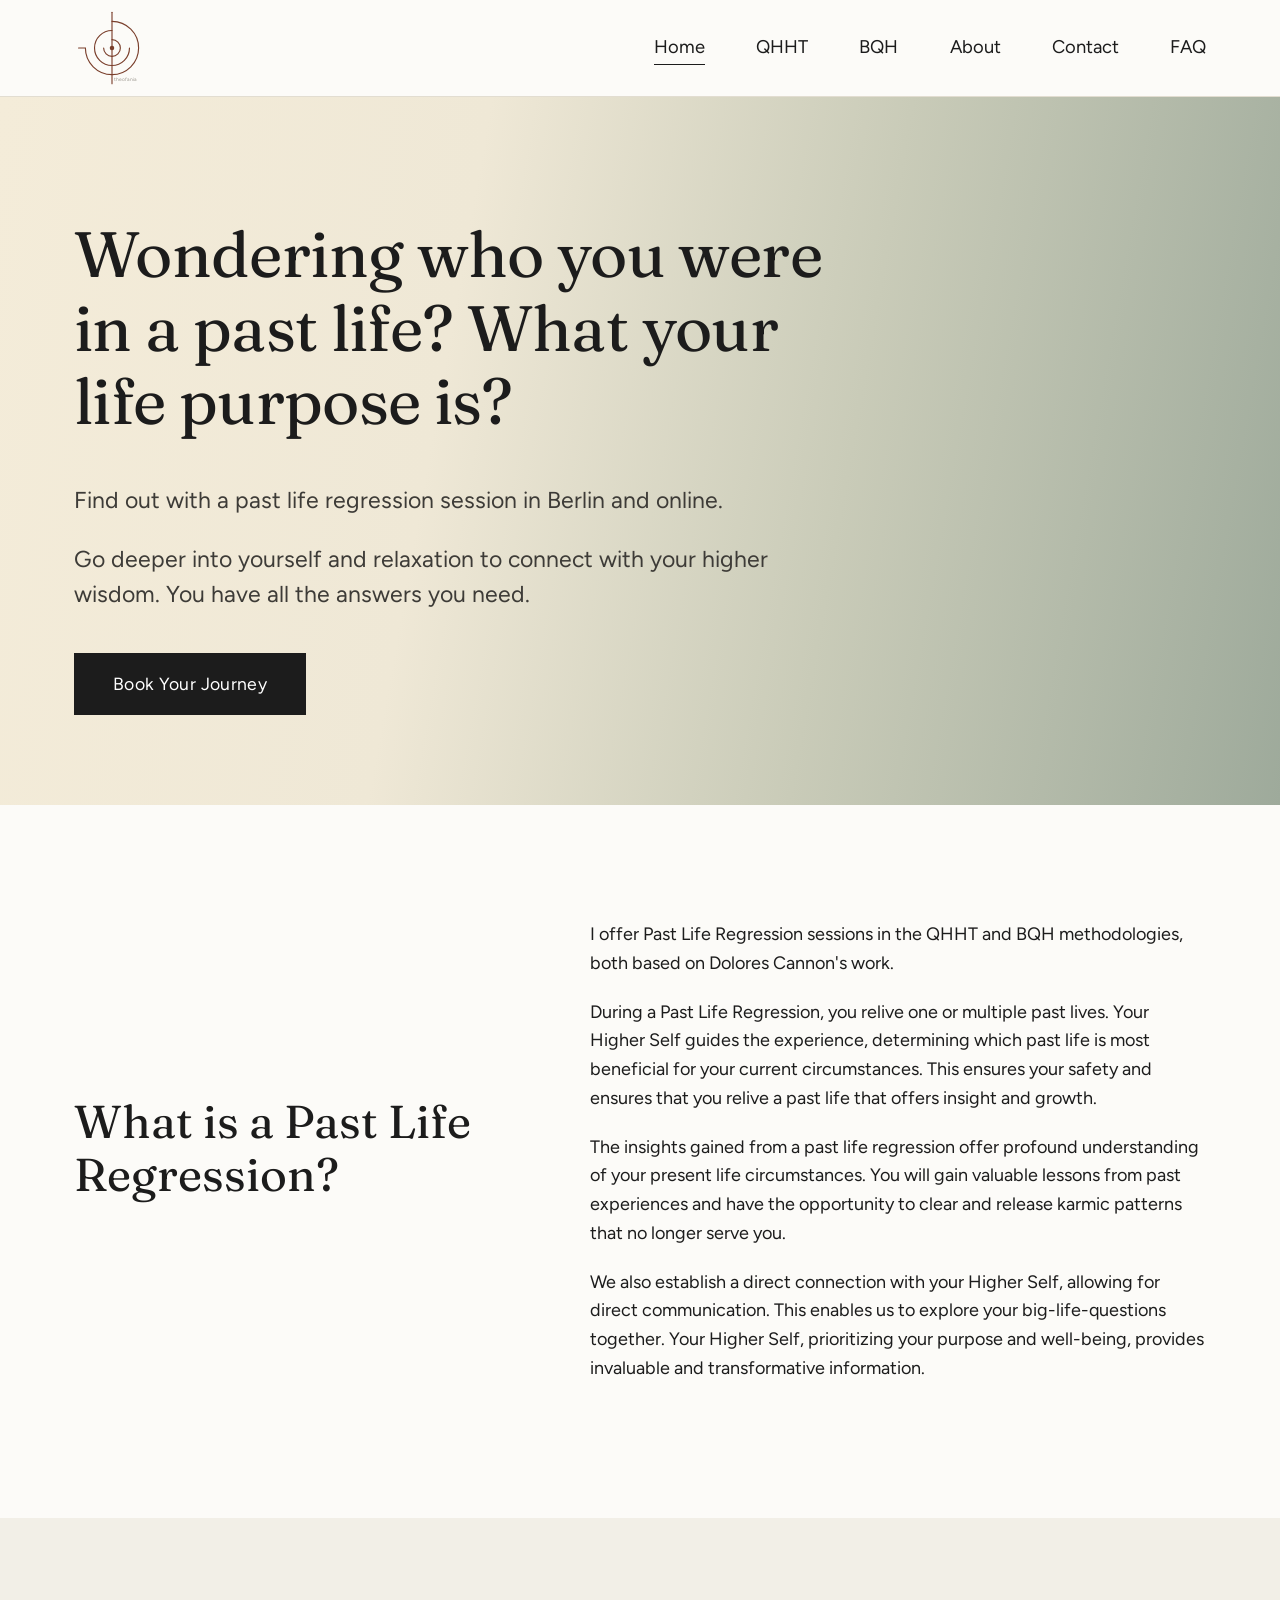
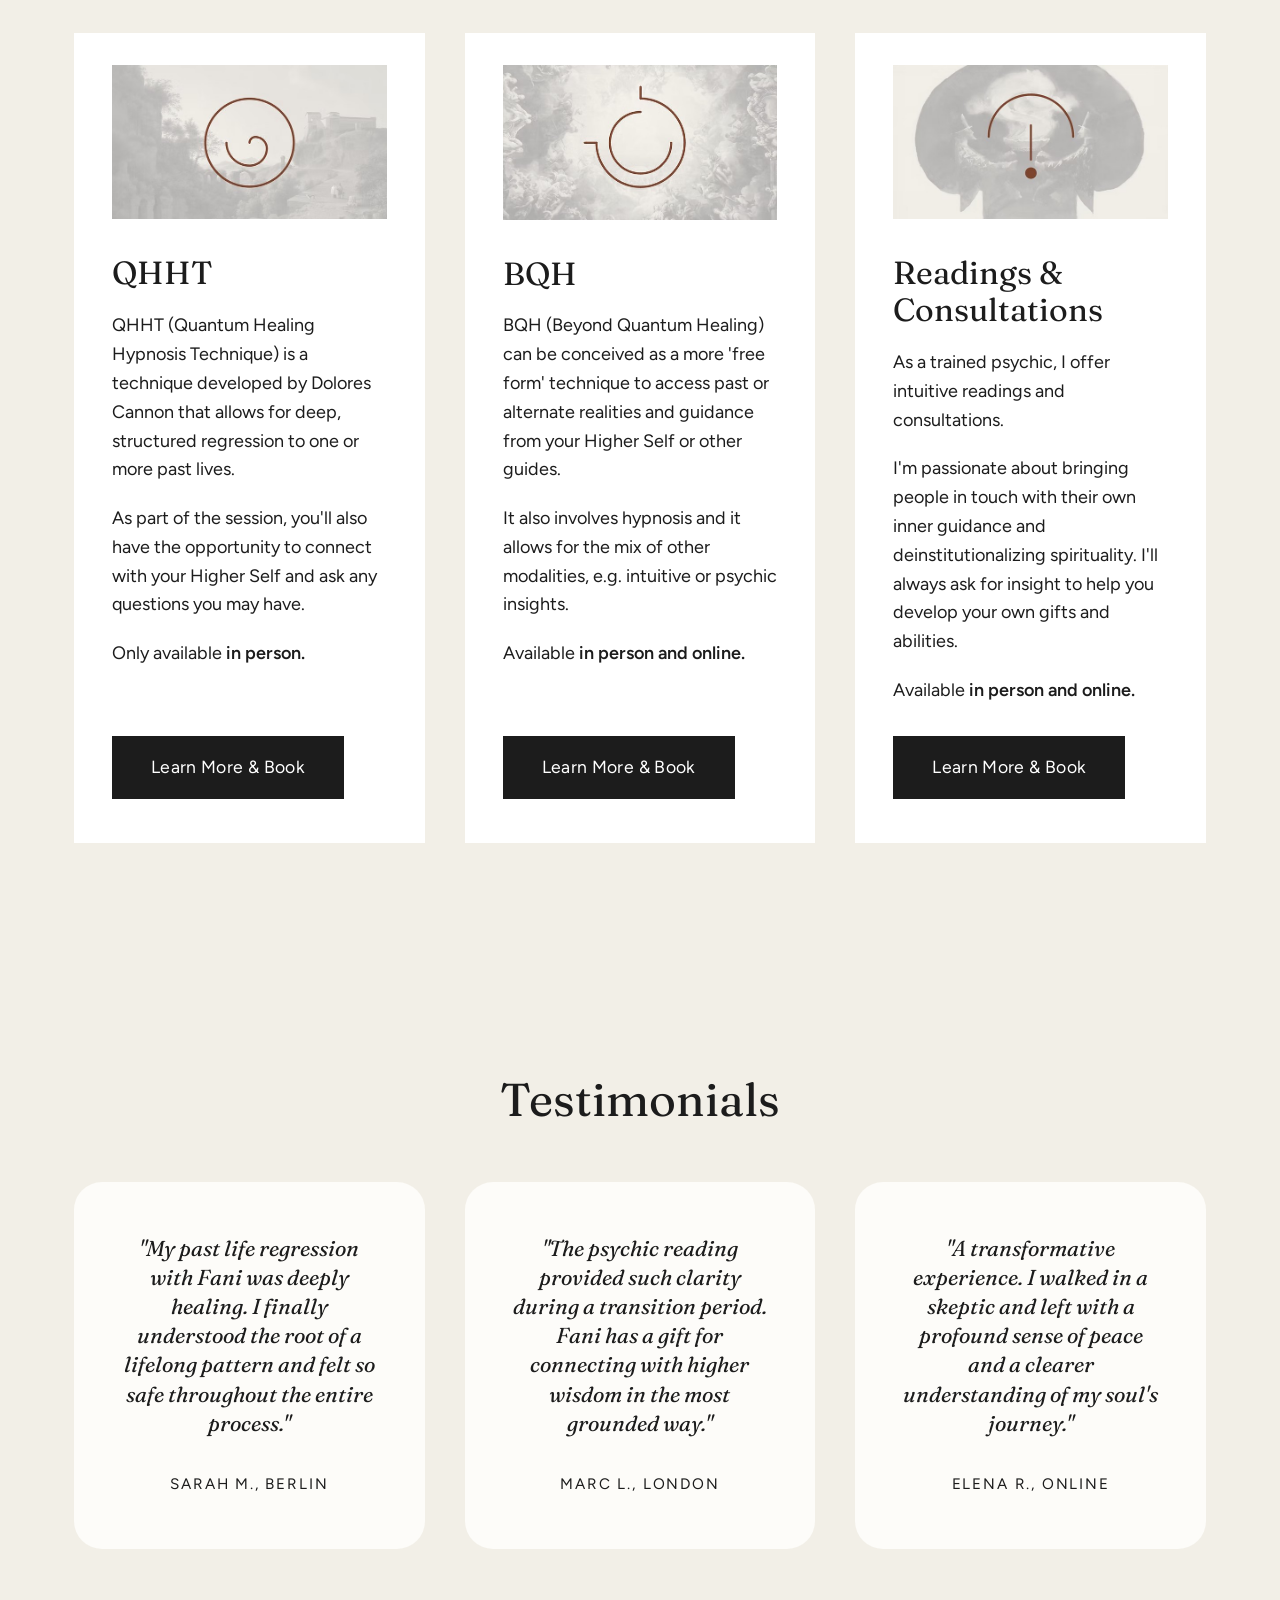
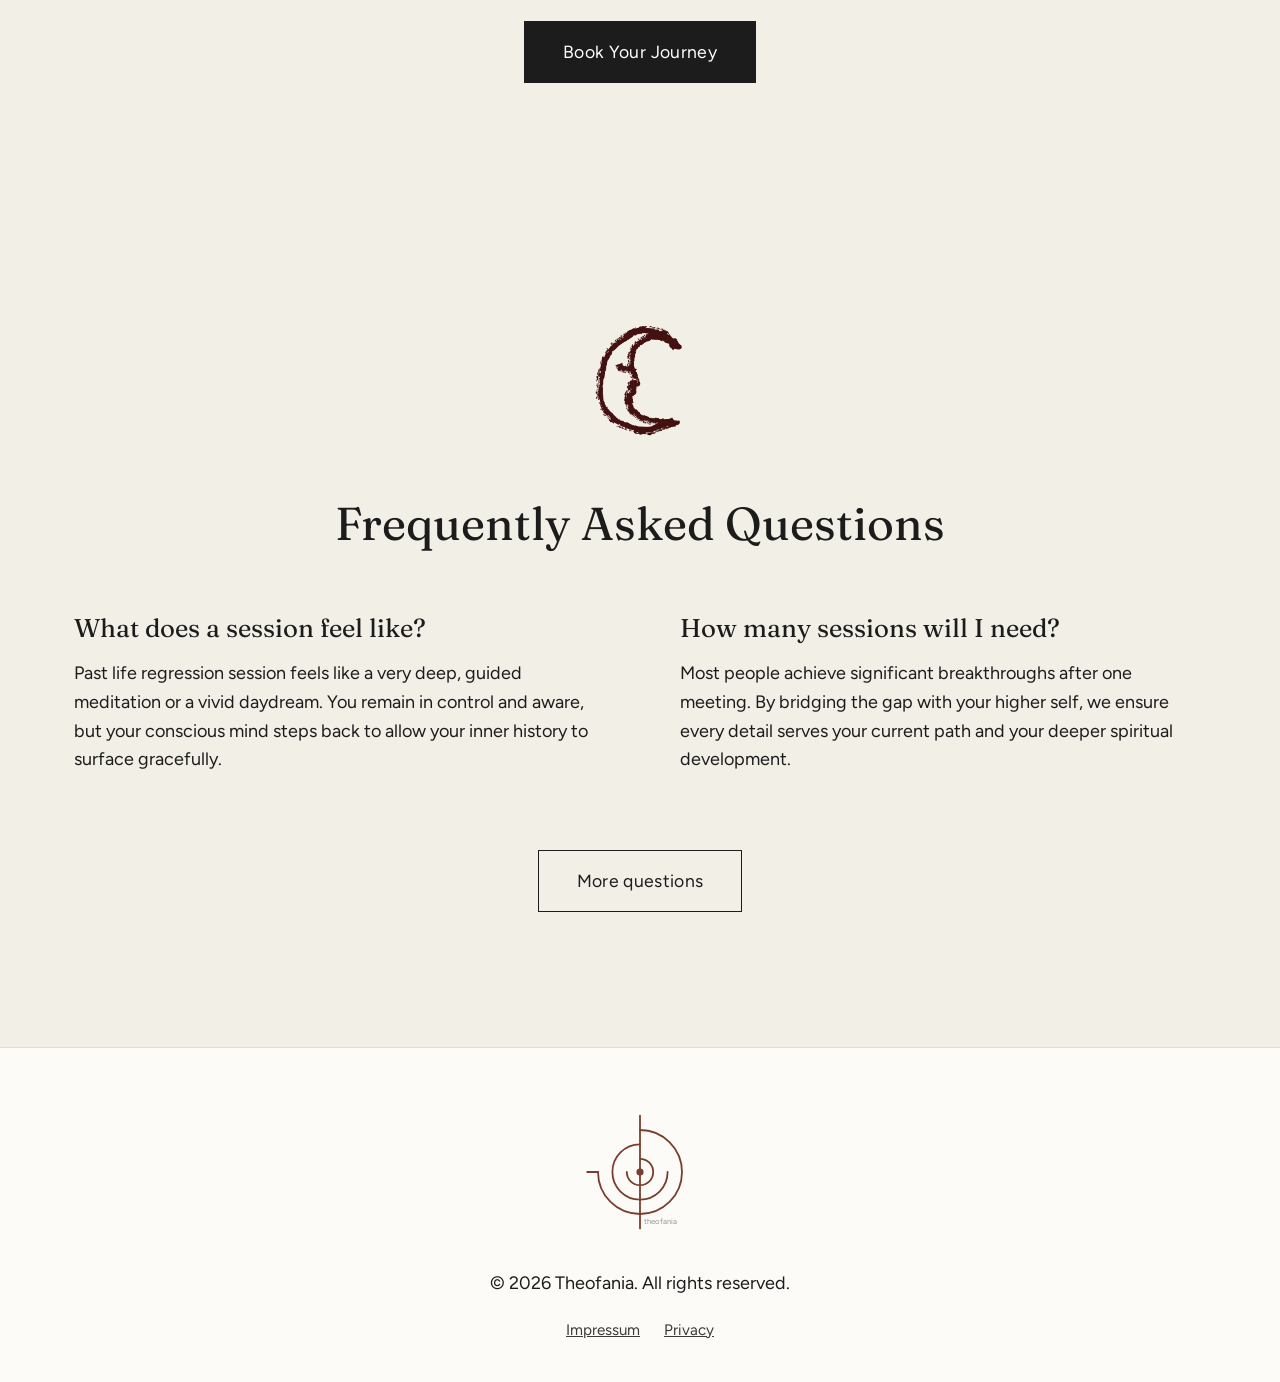
<file: index.html>
<!doctype html>
<html lang="en">
<head>
  <meta charset="utf-8">
  <meta name="viewport" content="width=device-width, initial-scale=1">
  <title>Theofania · Past Life Regression in Berlin and Online</title>
  <meta name="description" content="QHHT and BQH past life regression sessions and psychic readings in Berlin and online.">
  <link rel="icon" href="assets/img/favicon.svg" type="image/svg+xml">
  <link rel="stylesheet" href="assets/css/style.css">
</head>
<body>
  <a class="skip" href="#main">Skip to content</a>
  <header class="site-header">
    <div class="wrap">
      <a class="brand" href="index.html" aria-label="Theofania home">
        <svg viewBox="0 0 200 200" role="img" aria-label="Theofania" fill="none" stroke="#7a3f2c" stroke-width="3" stroke-linecap="round">
  <line x1="100" y1="6" x2="100" y2="194"/>
  <path d="M100 30 A70 70 0 1 1 30 100 L12 100"/>
  <path d="M100 54 A46 46 0 1 0 146 100"/>
  <path d="M100 78 A22 22 0 1 1 78 100"/>
  <circle cx="100" cy="100" r="6" fill="#7a3f2c" stroke="none"/>
  <text x="106" y="186" fill="#9a958c" stroke="none" font-family="Figtree, sans-serif" font-size="13">theofania</text>
</svg>
      </a>
      <button class="nav-toggle" aria-expanded="false" aria-controls="site-nav" aria-label="Menu"><span></span><span></span><span></span></button>
      <nav class="nav" id="site-nav" aria-label="Main">
        <ul>
        <li><a href="index.html" aria-current="page">Home</a></li>
        <li><a href="qhht.html">QHHT</a></li>
        <li><a href="bqh.html">BQH</a></li>
        <li><a href="about.html">About</a></li>
        <li><a href="contact.html">Contact</a></li>
        <li><a href="faq.html">FAQ</a></li>
        </ul>
      </nav>
    </div>
  </header>

  <main id="main">
    <section class="hero">
      <div class="wrap">
        <div class="hero-text">
          <h1>Wondering who you were in a past life? What your life purpose is?</h1>
          <p>Find out with a past life regression session in Berlin and online.</p>
          <p>Go deeper into yourself and relaxation to connect with your higher wisdom. You have all the answers you need.</p>
          <a class="btn" href="https://calendly.com/your-calendly-name" target="_blank" rel="noopener">Book Your Journey</a>
        </div>
      </div>
    </section>

    <section class="section">
      <div class="wrap split">
        <h2>What is a Past Life Regression?</h2>
        <div>
        <p>I offer Past Life Regression sessions in the QHHT and BQH methodologies, both based on Dolores Cannon's work.</p>
        <p>During a Past Life Regression, you relive one or multiple past lives. Your Higher Self guides the experience, determining which past life is most beneficial for your current circumstances. This ensures your safety and ensures that you relive a past life that offers insight and growth.</p>
        <p>The insights gained from a past life regression offer profound understanding of your present life circumstances. You will gain valuable lessons from past experiences and have the opportunity to clear and release karmic patterns that no longer serve you.</p>
        <p>We also establish a direct connection with your Higher Self, allowing for direct communication. This enables us to explore your big-life-questions together. Your Higher Self, prioritizing your purpose and well-being, provides invaluable and transformative information.</p>
        </div>
      </div>
    </section>

    <section class="section section-linen" aria-label="Services">
      <div class="wrap">
        <div class="cards">
          <article class="card">
            <img src="assets/img/qhht.jpg" alt="" loading="lazy" width="620" height="349">
            <h3>QHHT</h3>
            <div class="body">
            <p>QHHT (Quantum Healing Hypnosis Technique) is a technique developed by Dolores Cannon that allows for deep, structured regression to one or more past lives.</p>
            <p>As part of the session, you'll also have the opportunity to connect with your Higher Self and ask any questions you may have.</p>
            <p>Only available <strong>in person.</strong></p>
            </div>
            <a class="btn" href="qhht.html">Learn More &amp; Book</a>
          </article>
          <article class="card">
            <img src="assets/img/bqh.jpg" alt="" loading="lazy" width="620" height="349">
            <h3>BQH</h3>
            <div class="body">
            <p>BQH (Beyond Quantum Healing) can be conceived as a more 'free form' technique to access past or alternate realities and guidance from your Higher Self or other guides.</p>
            <p>It also involves hypnosis and it allows for the mix of other modalities, e.g. intuitive or psychic insights.</p>
            <p>Available <strong>in person and online.</strong></p>
            </div>
            <a class="btn" href="bqh.html">Learn More &amp; Book</a>
          </article>
          <article class="card">
            <img src="assets/img/readings.jpg" alt="" loading="lazy" width="620" height="349">
            <h3>Readings &amp; Consultations</h3>
            <div class="body">
            <p>As a trained psychic, I offer intuitive readings and consultations.</p>
            <p>I'm passionate about bringing people in touch with their own inner guidance and deinstitutionalizing spirituality. I'll always ask for insight to help you develop your own gifts and abilities.</p>
            <p>Available <strong>in person and online.</strong></p>
            </div>
            <a class="btn" href="readings.html">Learn More &amp; Book</a>
          </article>
        </div>
      </div>
    </section>

    <section class="section section-linen center">
      <div class="wrap">
        <h2>Testimonials</h2>
        <div class="quotes">
          <!-- Replace these with real client quotes (with their permission) before launch. -->
          <figure class="quote">
            <blockquote>"My past life regression with Fani was deeply healing. I finally understood the root of a lifelong pattern and felt so safe throughout the entire process."</blockquote>
            <figcaption>Sarah M., Berlin</figcaption>
          </figure>
          <figure class="quote">
            <blockquote>"The psychic reading provided such clarity during a transition period. Fani has a gift for connecting with higher wisdom in the most grounded way."</blockquote>
            <figcaption>Marc L., London</figcaption>
          </figure>
          <figure class="quote">
            <blockquote>"A transformative experience. I walked in a skeptic and left with a profound sense of peace and a clearer understanding of my soul's journey."</blockquote>
            <figcaption>Elena R., Online</figcaption>
          </figure>
        </div>
        <a class="btn" href="https://calendly.com/your-calendly-name" target="_blank" rel="noopener">Book Your Journey</a>
      </div>
    </section>

    <section class="section section-linen center">
      <div class="wrap">
        <img class="moon" src="assets/img/moon.png" alt="" width="186" height="230">
        <h2>Frequently Asked Questions</h2>
        <div class="faq-grid">
        <div>
          <h3>What does a session feel like?</h3>
          <p>Past life regression session feels like a very deep, guided meditation or a vivid daydream. You remain in control and aware, but your conscious mind steps back to allow your inner history to surface gracefully.</p>
        </div>
        <div>
          <h3>How many sessions will I need?</h3>
          <p>Most people achieve significant breakthroughs after one meeting. By bridging the gap with your higher self, we ensure every detail serves your current path and your deeper spiritual development.</p>
        </div>
        </div>
        <p style="margin-top:56px"><a class="btn btn-ghost" href="faq.html">More questions</a></p>
      </div>
    </section>

  </main>

  <footer class="site-footer">
    <div class="wrap">
      <svg viewBox="0 0 200 200" role="img" aria-label="Theofania" fill="none" stroke="#7a3f2c" stroke-width="3" stroke-linecap="round">
  <line x1="100" y1="6" x2="100" y2="194"/>
  <path d="M100 30 A70 70 0 1 1 30 100 L12 100"/>
  <path d="M100 54 A46 46 0 1 0 146 100"/>
  <path d="M100 78 A22 22 0 1 1 78 100"/>
  <circle cx="100" cy="100" r="6" fill="#7a3f2c" stroke="none"/>
  <text x="106" y="186" fill="#9a958c" stroke="none" font-family="Figtree, sans-serif" font-size="13">theofania</text>
</svg>
      <p>&copy; 2026 Theofania. All rights reserved.</p>
      <nav aria-label="Legal"><a href="impressum.html">Impressum</a> <a href="privacy.html">Privacy</a></nav>
    </div>
  </footer>

  <script>
    var t = document.querySelector('.nav-toggle'), n = document.getElementById('site-nav');
    t.addEventListener('click', function () {
      var open = n.classList.toggle('open');
      t.setAttribute('aria-expanded', open);
    });
  </script>
</body>
</html>
</file>
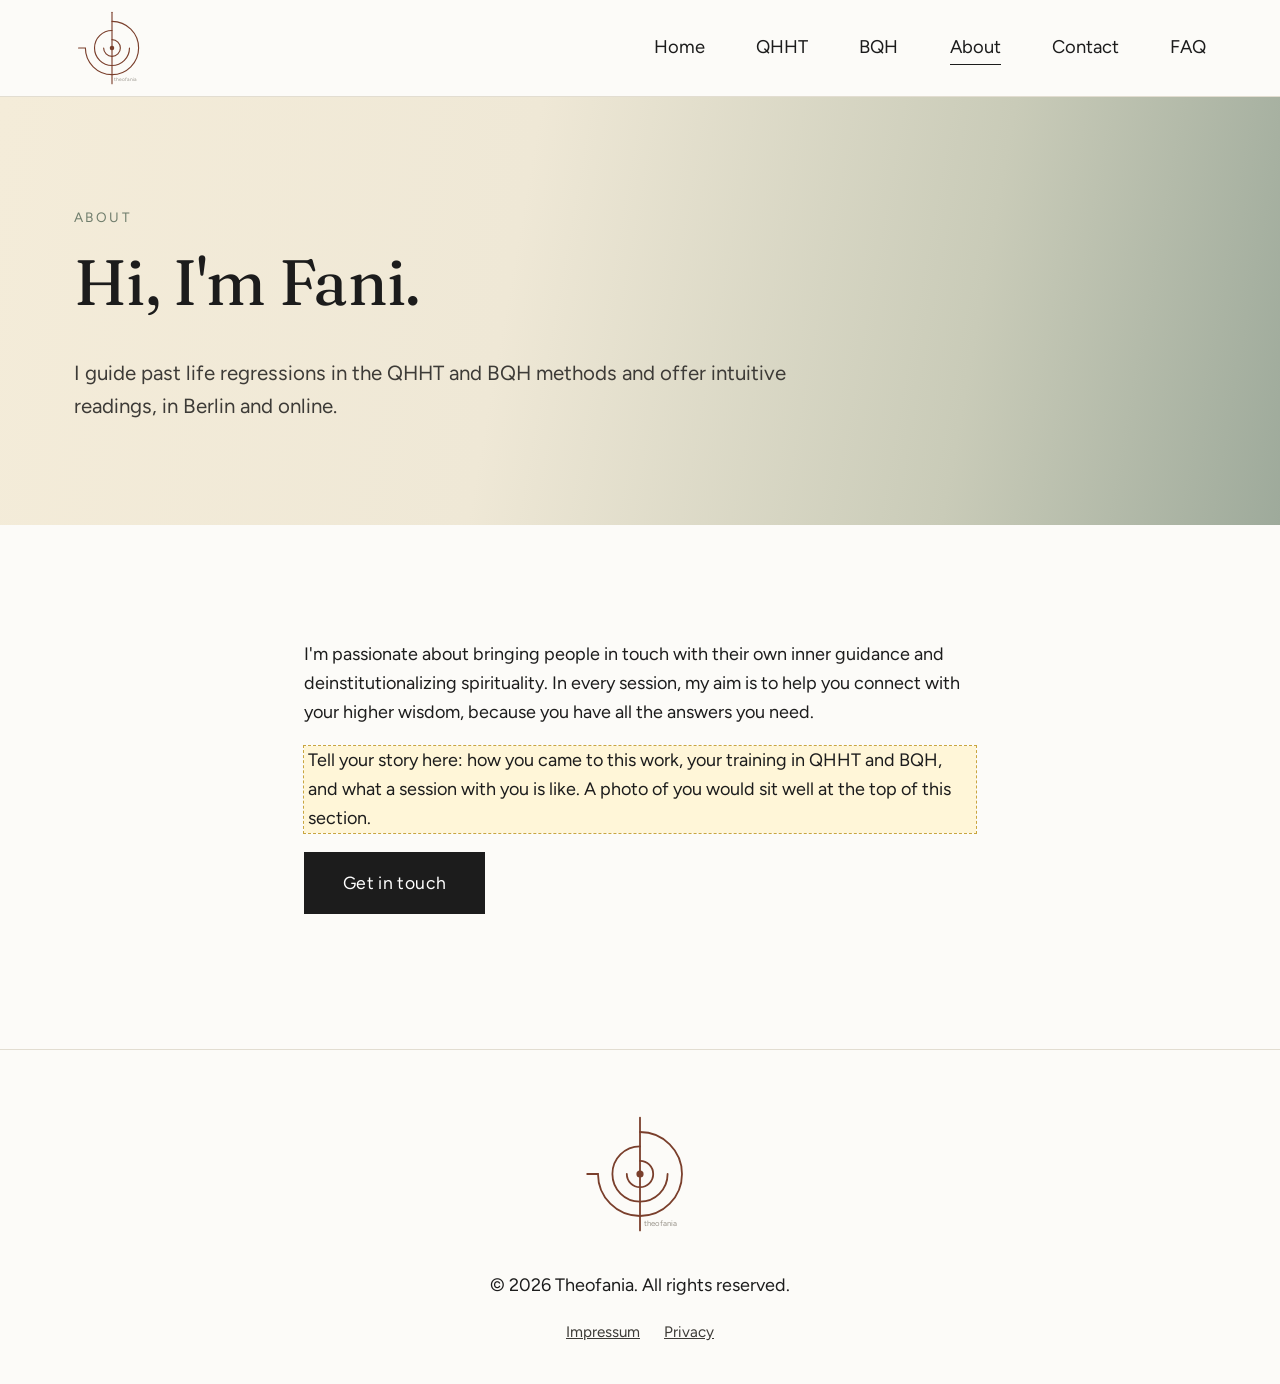
<file: about.html>
<!doctype html>
<html lang="en">
<head>
  <meta charset="utf-8">
  <meta name="viewport" content="width=device-width, initial-scale=1">
  <title>About · Theofania</title>
  <meta name="description" content="About Fani and Theofania.">
  <link rel="icon" href="assets/img/favicon.svg" type="image/svg+xml">
  <link rel="stylesheet" href="assets/css/style.css">
</head>
<body>
  <a class="skip" href="#main">Skip to content</a>
  <header class="site-header">
    <div class="wrap">
      <a class="brand" href="index.html" aria-label="Theofania home">
        <svg viewBox="0 0 200 200" role="img" aria-label="Theofania" fill="none" stroke="#7a3f2c" stroke-width="3" stroke-linecap="round">
  <line x1="100" y1="6" x2="100" y2="194"/>
  <path d="M100 30 A70 70 0 1 1 30 100 L12 100"/>
  <path d="M100 54 A46 46 0 1 0 146 100"/>
  <path d="M100 78 A22 22 0 1 1 78 100"/>
  <circle cx="100" cy="100" r="6" fill="#7a3f2c" stroke="none"/>
  <text x="106" y="186" fill="#9a958c" stroke="none" font-family="Figtree, sans-serif" font-size="13">theofania</text>
</svg>
      </a>
      <button class="nav-toggle" aria-expanded="false" aria-controls="site-nav" aria-label="Menu"><span></span><span></span><span></span></button>
      <nav class="nav" id="site-nav" aria-label="Main">
        <ul>
        <li><a href="index.html">Home</a></li>
        <li><a href="qhht.html">QHHT</a></li>
        <li><a href="bqh.html">BQH</a></li>
        <li><a href="about.html" aria-current="page">About</a></li>
        <li><a href="contact.html">Contact</a></li>
        <li><a href="faq.html">FAQ</a></li>
        </ul>
      </nav>
    </div>
  </header>

  <main id="main">
    <section class="page-hero">
      <div class="wrap">
        <span class="eyebrow">About</span>
        <h1>Hi, I'm Fani.</h1>
        <p class="lead">I guide past life regressions in the QHHT and BQH methods and offer intuitive readings, in Berlin and online.</p>
      </div>
    </section>

    <section class="section">
      <div class="wrap prose">
        <p>I'm passionate about bringing people in touch with their own inner guidance and deinstitutionalizing spirituality. In every session, my aim is to help you connect with your higher wisdom, because you have all the answers you need.</p>
        <p class="todo">Tell your story here: how you came to this work, your training in QHHT and BQH, and what a session with you is like. A photo of you would sit well at the top of this section.</p>
        <p><a class="btn" href="contact.html">Get in touch</a></p>
      </div>
    </section>

  </main>

  <footer class="site-footer">
    <div class="wrap">
      <svg viewBox="0 0 200 200" role="img" aria-label="Theofania" fill="none" stroke="#7a3f2c" stroke-width="3" stroke-linecap="round">
  <line x1="100" y1="6" x2="100" y2="194"/>
  <path d="M100 30 A70 70 0 1 1 30 100 L12 100"/>
  <path d="M100 54 A46 46 0 1 0 146 100"/>
  <path d="M100 78 A22 22 0 1 1 78 100"/>
  <circle cx="100" cy="100" r="6" fill="#7a3f2c" stroke="none"/>
  <text x="106" y="186" fill="#9a958c" stroke="none" font-family="Figtree, sans-serif" font-size="13">theofania</text>
</svg>
      <p>&copy; 2026 Theofania. All rights reserved.</p>
      <nav aria-label="Legal"><a href="impressum.html">Impressum</a> <a href="privacy.html">Privacy</a></nav>
    </div>
  </footer>

  <script>
    var t = document.querySelector('.nav-toggle'), n = document.getElementById('site-nav');
    t.addEventListener('click', function () {
      var open = n.classList.toggle('open');
      t.setAttribute('aria-expanded', open);
    });
  </script>
</body>
</html>
</file>
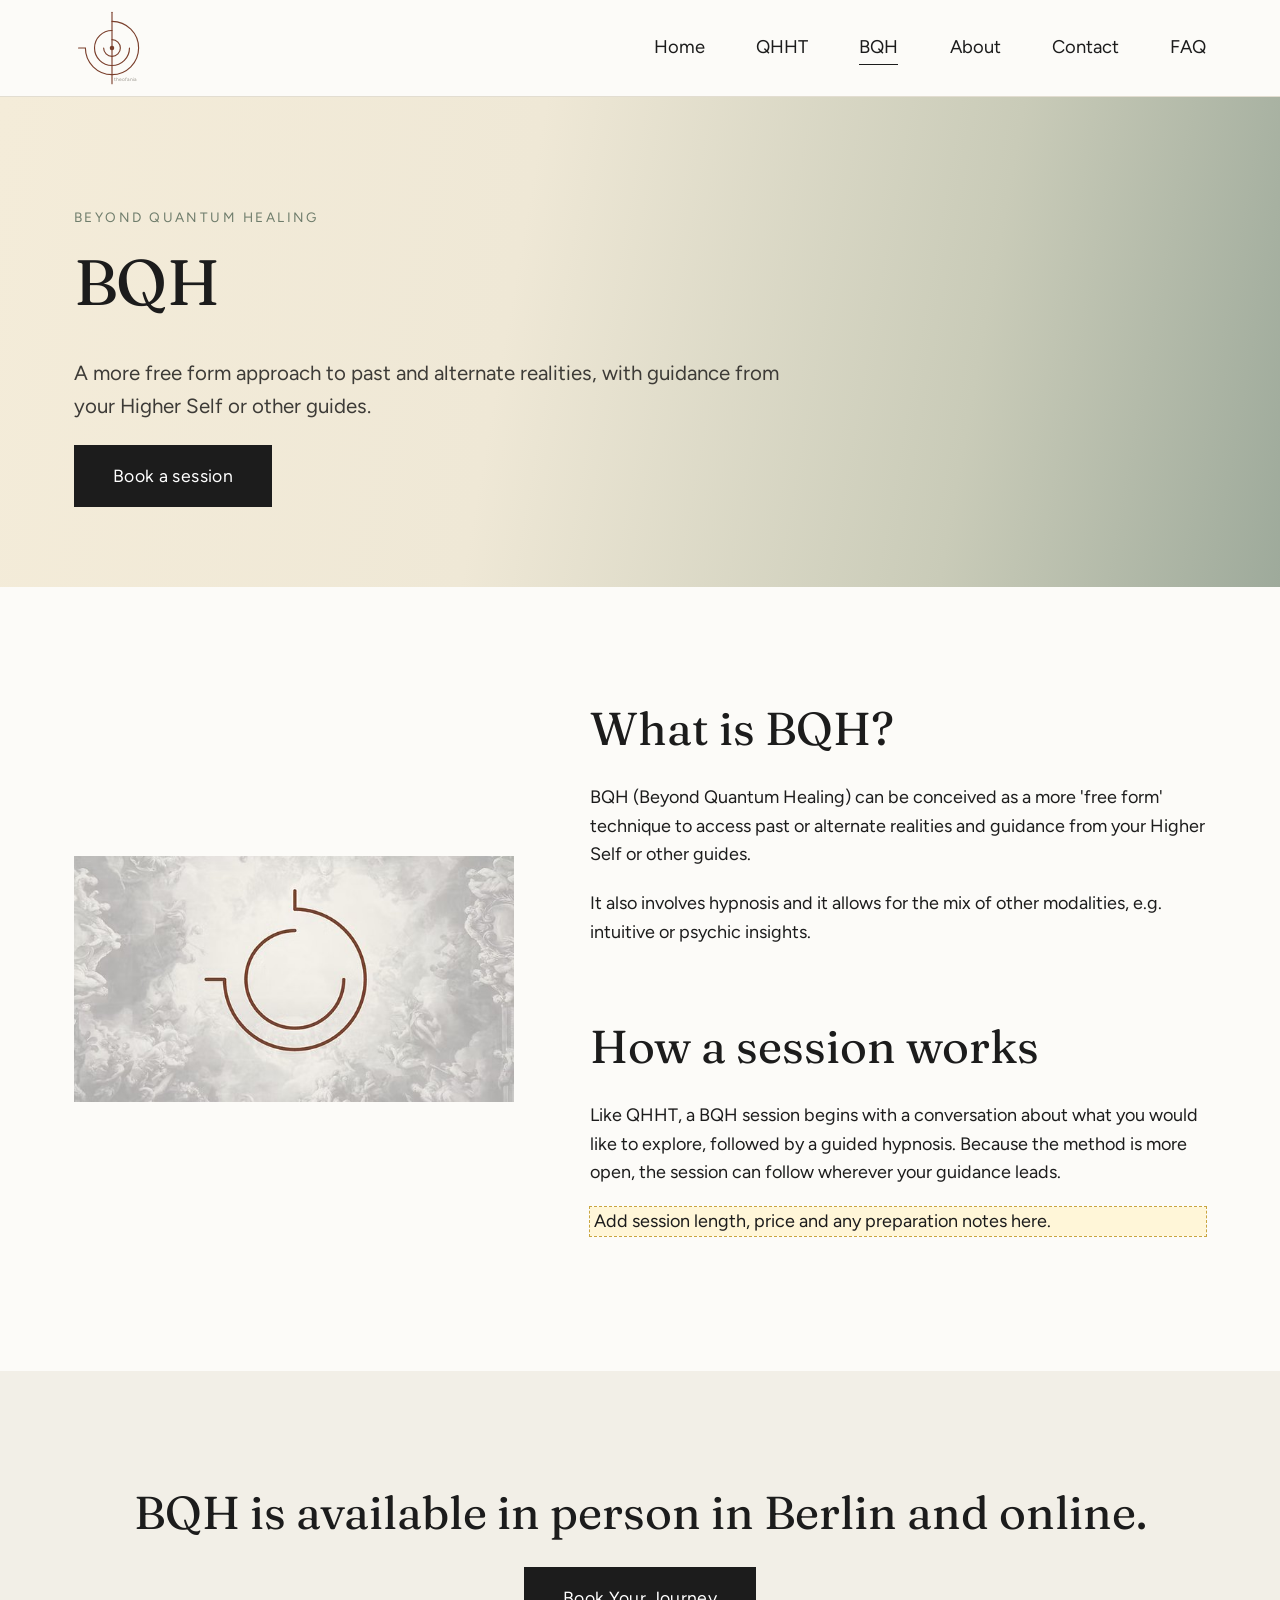
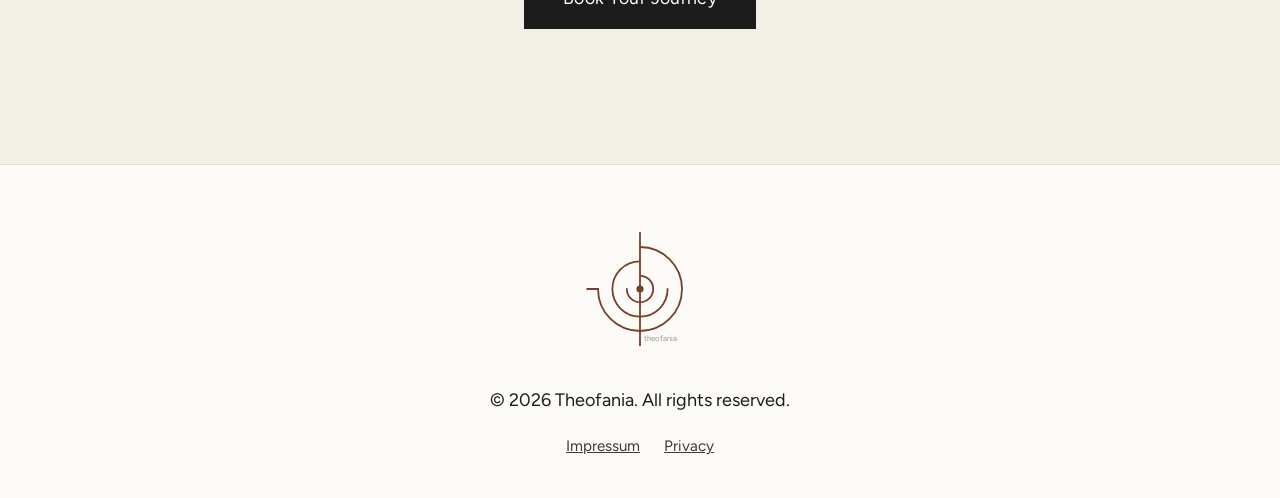
<file: bqh.html>
<!doctype html>
<html lang="en">
<head>
  <meta charset="utf-8">
  <meta name="viewport" content="width=device-width, initial-scale=1">
  <title>BQH · Theofania</title>
  <meta name="description" content="A more free form approach to past and alternate realities, with guidance from your Higher Self or other guides.">
  <link rel="icon" href="assets/img/favicon.svg" type="image/svg+xml">
  <link rel="stylesheet" href="assets/css/style.css">
</head>
<body>
  <a class="skip" href="#main">Skip to content</a>
  <header class="site-header">
    <div class="wrap">
      <a class="brand" href="index.html" aria-label="Theofania home">
        <svg viewBox="0 0 200 200" role="img" aria-label="Theofania" fill="none" stroke="#7a3f2c" stroke-width="3" stroke-linecap="round">
  <line x1="100" y1="6" x2="100" y2="194"/>
  <path d="M100 30 A70 70 0 1 1 30 100 L12 100"/>
  <path d="M100 54 A46 46 0 1 0 146 100"/>
  <path d="M100 78 A22 22 0 1 1 78 100"/>
  <circle cx="100" cy="100" r="6" fill="#7a3f2c" stroke="none"/>
  <text x="106" y="186" fill="#9a958c" stroke="none" font-family="Figtree, sans-serif" font-size="13">theofania</text>
</svg>
      </a>
      <button class="nav-toggle" aria-expanded="false" aria-controls="site-nav" aria-label="Menu"><span></span><span></span><span></span></button>
      <nav class="nav" id="site-nav" aria-label="Main">
        <ul>
        <li><a href="index.html">Home</a></li>
        <li><a href="qhht.html">QHHT</a></li>
        <li><a href="bqh.html" aria-current="page">BQH</a></li>
        <li><a href="about.html">About</a></li>
        <li><a href="contact.html">Contact</a></li>
        <li><a href="faq.html">FAQ</a></li>
        </ul>
      </nav>
    </div>
  </header>

  <main id="main">
    <section class="page-hero">
      <div class="wrap">
        <span class="eyebrow">Beyond Quantum Healing</span>
        <h1>BQH</h1>
        <p class="lead">A more free form approach to past and alternate realities, with guidance from your Higher Self or other guides.</p>
        <a class="btn" href="https://calendly.com/your-calendly-name" target="_blank" rel="noopener">Book a session</a>
      </div>
    </section>

    <section class="section">
      <div class="wrap split">
        <img src="assets/img/bqh.jpg" alt="" width="620" height="349">
        <div class="prose">
          <h2>What is BQH?</h2>
          <p>BQH (Beyond Quantum Healing) can be conceived as a more 'free form' technique to access past or alternate realities and guidance from your Higher Self or other guides.</p>
          <p>It also involves hypnosis and it allows for the mix of other modalities, e.g. intuitive or psychic insights.</p>
          <h2>How a session works</h2>
          <p>Like QHHT, a BQH session begins with a conversation about what you would like to explore, followed by a guided hypnosis. Because the method is more open, the session can follow wherever your guidance leads.</p>
          <p class="todo">Add session length, price and any preparation notes here.</p>
        </div>
      </div>
    </section>

    <section class="section section-linen center">
      <div class="wrap">
        <h2>BQH is available in person in Berlin and online.</h2>
        <p><a class="btn" href="https://calendly.com/your-calendly-name" target="_blank" rel="noopener">Book Your Journey</a></p>
      </div>
    </section>

  </main>

  <footer class="site-footer">
    <div class="wrap">
      <svg viewBox="0 0 200 200" role="img" aria-label="Theofania" fill="none" stroke="#7a3f2c" stroke-width="3" stroke-linecap="round">
  <line x1="100" y1="6" x2="100" y2="194"/>
  <path d="M100 30 A70 70 0 1 1 30 100 L12 100"/>
  <path d="M100 54 A46 46 0 1 0 146 100"/>
  <path d="M100 78 A22 22 0 1 1 78 100"/>
  <circle cx="100" cy="100" r="6" fill="#7a3f2c" stroke="none"/>
  <text x="106" y="186" fill="#9a958c" stroke="none" font-family="Figtree, sans-serif" font-size="13">theofania</text>
</svg>
      <p>&copy; 2026 Theofania. All rights reserved.</p>
      <nav aria-label="Legal"><a href="impressum.html">Impressum</a> <a href="privacy.html">Privacy</a></nav>
    </div>
  </footer>

  <script>
    var t = document.querySelector('.nav-toggle'), n = document.getElementById('site-nav');
    t.addEventListener('click', function () {
      var open = n.classList.toggle('open');
      t.setAttribute('aria-expanded', open);
    });
  </script>
</body>
</html>
</file>
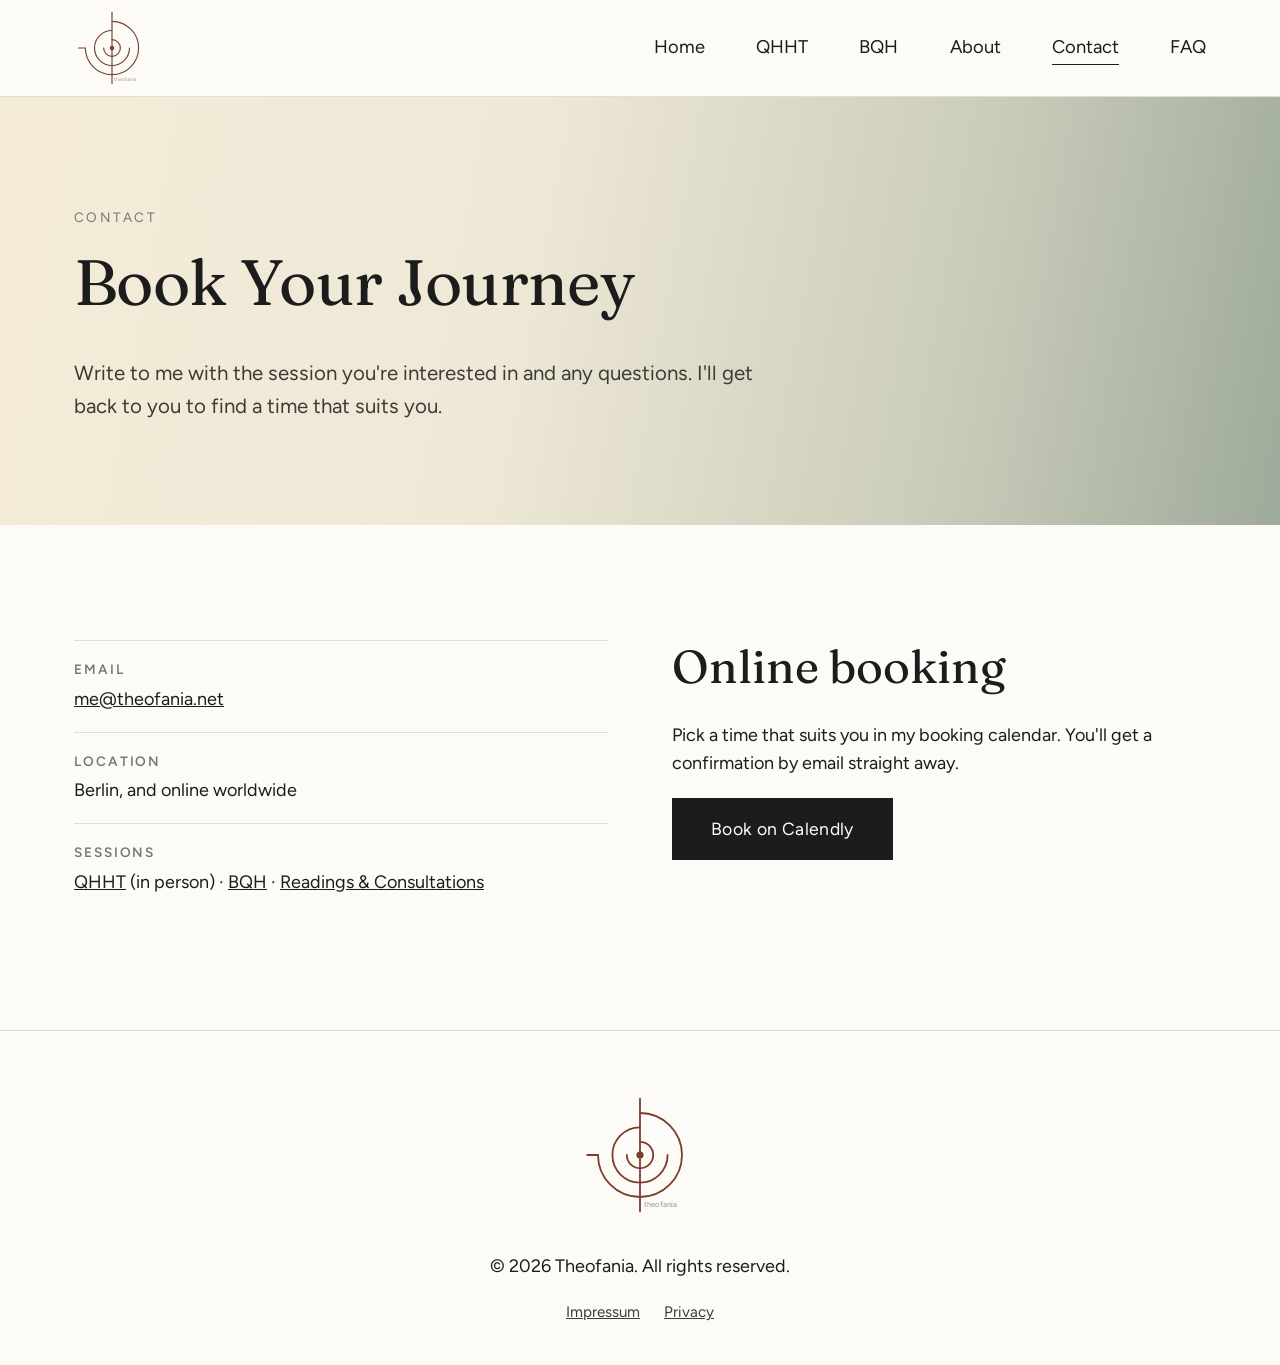
<file: contact.html>
<!doctype html>
<html lang="en">
<head>
  <meta charset="utf-8">
  <meta name="viewport" content="width=device-width, initial-scale=1">
  <title>Contact · Theofania</title>
  <meta name="description" content="Book a session or get in touch with Theofania.">
  <link rel="icon" href="assets/img/favicon.svg" type="image/svg+xml">
  <link rel="stylesheet" href="assets/css/style.css">
</head>
<body>
  <a class="skip" href="#main">Skip to content</a>
  <header class="site-header">
    <div class="wrap">
      <a class="brand" href="index.html" aria-label="Theofania home">
        <svg viewBox="0 0 200 200" role="img" aria-label="Theofania" fill="none" stroke="#7a3f2c" stroke-width="3" stroke-linecap="round">
  <line x1="100" y1="6" x2="100" y2="194"/>
  <path d="M100 30 A70 70 0 1 1 30 100 L12 100"/>
  <path d="M100 54 A46 46 0 1 0 146 100"/>
  <path d="M100 78 A22 22 0 1 1 78 100"/>
  <circle cx="100" cy="100" r="6" fill="#7a3f2c" stroke="none"/>
  <text x="106" y="186" fill="#9a958c" stroke="none" font-family="Figtree, sans-serif" font-size="13">theofania</text>
</svg>
      </a>
      <button class="nav-toggle" aria-expanded="false" aria-controls="site-nav" aria-label="Menu"><span></span><span></span><span></span></button>
      <nav class="nav" id="site-nav" aria-label="Main">
        <ul>
        <li><a href="index.html">Home</a></li>
        <li><a href="qhht.html">QHHT</a></li>
        <li><a href="bqh.html">BQH</a></li>
        <li><a href="about.html">About</a></li>
        <li><a href="contact.html" aria-current="page">Contact</a></li>
        <li><a href="faq.html">FAQ</a></li>
        </ul>
      </nav>
    </div>
  </header>

  <main id="main">
    <section class="page-hero">
      <div class="wrap">
        <span class="eyebrow">Contact</span>
        <h1>Book Your Journey</h1>
        <p class="lead">Write to me with the session you're interested in and any questions. I'll get back to you to find a time that suits you.</p>
      </div>
    </section>

    <section class="section">
      <div class="wrap contact-grid">
        <div>
          <ul class="contact-list">
            <li><strong>Email</strong><a href="mailto:me@theofania.net">me@theofania.net</a></li>
            <li><strong>Location</strong>Berlin, and online worldwide</li>
            <li><strong>Sessions</strong><a href="qhht.html">QHHT</a> (in person) &middot; <a href="bqh.html">BQH</a> &middot; <a href="readings.html">Readings &amp; Consultations</a></li>
          </ul>
        </div>
        <div class="prose">
          <h2>Online booking</h2>
          <p>Pick a time that suits you in my booking calendar. You'll get a confirmation by email straight away.</p>
          <p><a class="btn" href="https://calendly.com/your-calendly-name" target="_blank" rel="noopener">Book on Calendly</a></p>
        </div>
      </div>
    </section>

  </main>

  <footer class="site-footer">
    <div class="wrap">
      <svg viewBox="0 0 200 200" role="img" aria-label="Theofania" fill="none" stroke="#7a3f2c" stroke-width="3" stroke-linecap="round">
  <line x1="100" y1="6" x2="100" y2="194"/>
  <path d="M100 30 A70 70 0 1 1 30 100 L12 100"/>
  <path d="M100 54 A46 46 0 1 0 146 100"/>
  <path d="M100 78 A22 22 0 1 1 78 100"/>
  <circle cx="100" cy="100" r="6" fill="#7a3f2c" stroke="none"/>
  <text x="106" y="186" fill="#9a958c" stroke="none" font-family="Figtree, sans-serif" font-size="13">theofania</text>
</svg>
      <p>&copy; 2026 Theofania. All rights reserved.</p>
      <nav aria-label="Legal"><a href="impressum.html">Impressum</a> <a href="privacy.html">Privacy</a></nav>
    </div>
  </footer>

  <script>
    var t = document.querySelector('.nav-toggle'), n = document.getElementById('site-nav');
    t.addEventListener('click', function () {
      var open = n.classList.toggle('open');
      t.setAttribute('aria-expanded', open);
    });
  </script>
</body>
</html>
</file>
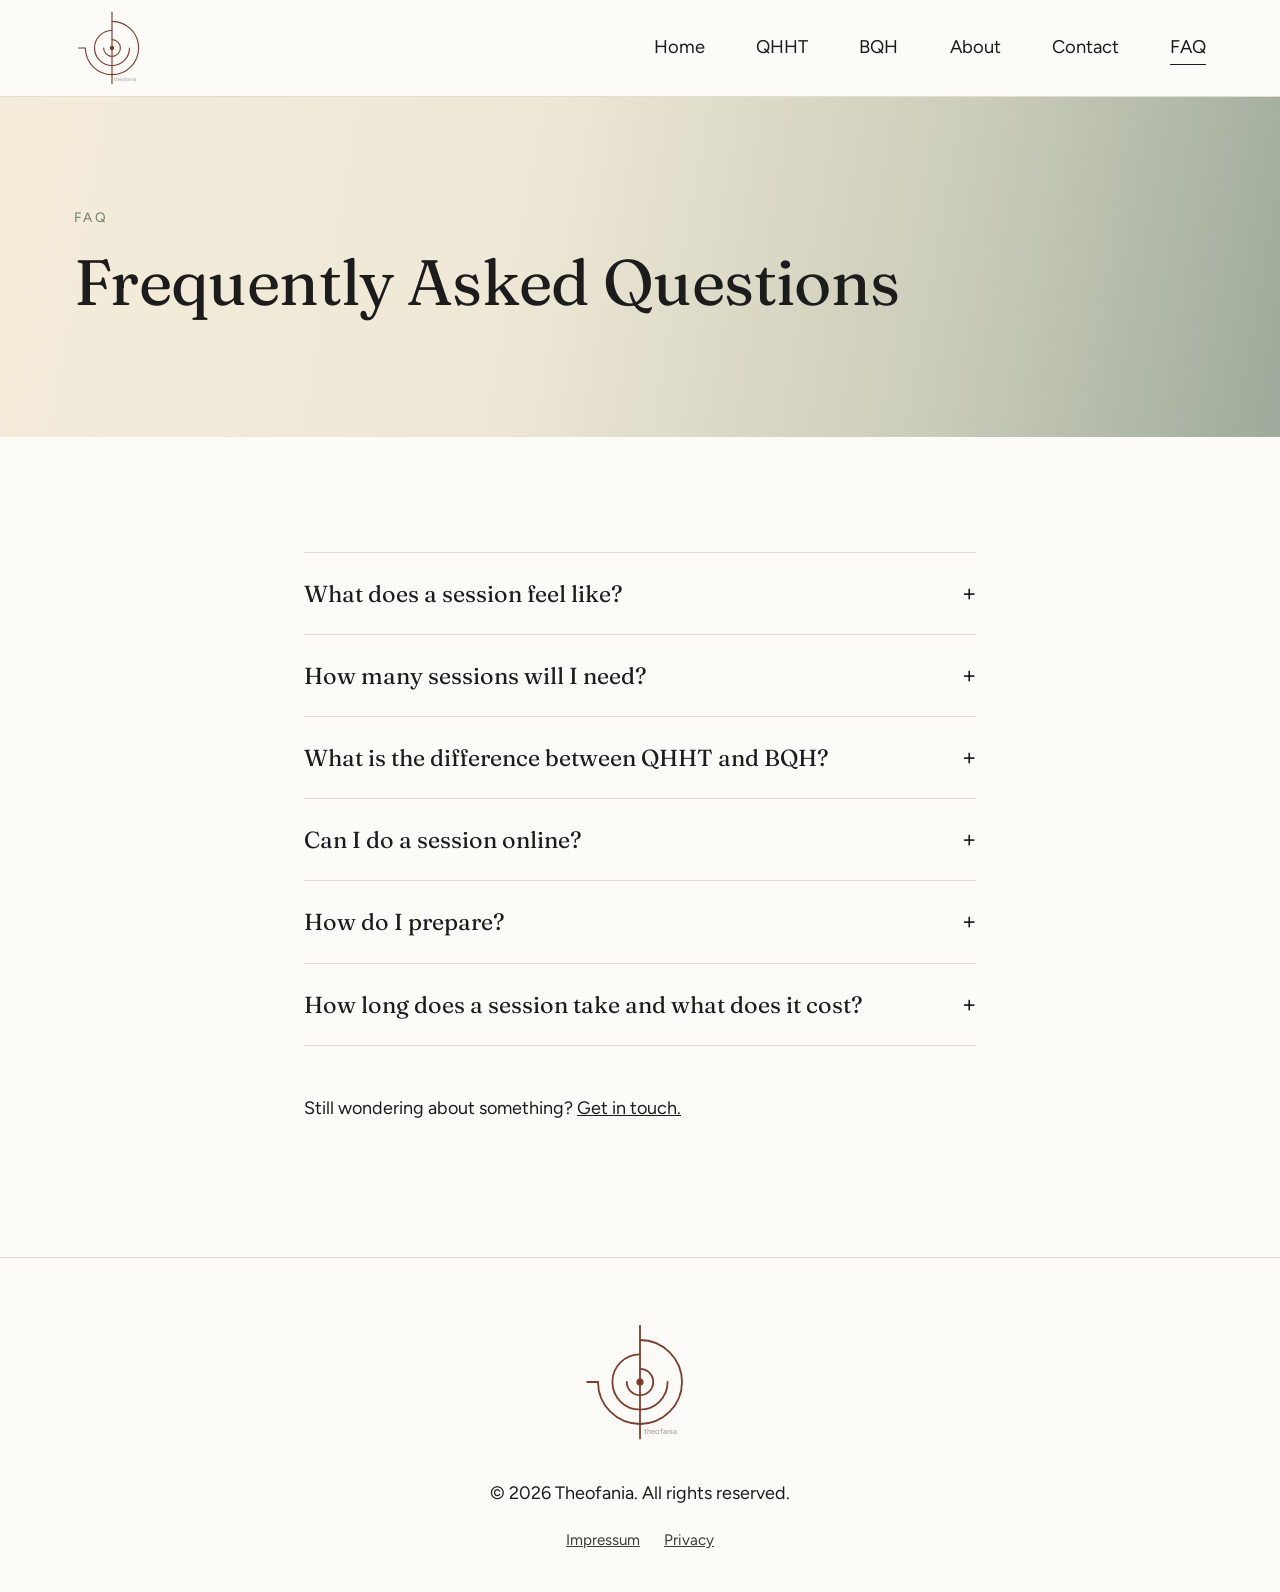
<file: faq.html>
<!doctype html>
<html lang="en">
<head>
  <meta charset="utf-8">
  <meta name="viewport" content="width=device-width, initial-scale=1">
  <title>FAQ · Theofania</title>
  <meta name="description" content="Frequently asked questions about past life regression, QHHT, BQH and readings.">
  <link rel="icon" href="assets/img/favicon.svg" type="image/svg+xml">
  <link rel="stylesheet" href="assets/css/style.css">
</head>
<body>
  <a class="skip" href="#main">Skip to content</a>
  <header class="site-header">
    <div class="wrap">
      <a class="brand" href="index.html" aria-label="Theofania home">
        <svg viewBox="0 0 200 200" role="img" aria-label="Theofania" fill="none" stroke="#7a3f2c" stroke-width="3" stroke-linecap="round">
  <line x1="100" y1="6" x2="100" y2="194"/>
  <path d="M100 30 A70 70 0 1 1 30 100 L12 100"/>
  <path d="M100 54 A46 46 0 1 0 146 100"/>
  <path d="M100 78 A22 22 0 1 1 78 100"/>
  <circle cx="100" cy="100" r="6" fill="#7a3f2c" stroke="none"/>
  <text x="106" y="186" fill="#9a958c" stroke="none" font-family="Figtree, sans-serif" font-size="13">theofania</text>
</svg>
      </a>
      <button class="nav-toggle" aria-expanded="false" aria-controls="site-nav" aria-label="Menu"><span></span><span></span><span></span></button>
      <nav class="nav" id="site-nav" aria-label="Main">
        <ul>
        <li><a href="index.html">Home</a></li>
        <li><a href="qhht.html">QHHT</a></li>
        <li><a href="bqh.html">BQH</a></li>
        <li><a href="about.html">About</a></li>
        <li><a href="contact.html">Contact</a></li>
        <li><a href="faq.html" aria-current="page">FAQ</a></li>
        </ul>
      </nav>
    </div>
  </header>

  <main id="main">
    <section class="page-hero">
      <div class="wrap">
        <span class="eyebrow">FAQ</span>
        <h1>Frequently Asked Questions</h1>
      </div>
    </section>

    <section class="section">
      <div class="wrap prose">
        <details class="faq">
          <summary>What does a session feel like?</summary>
          <p>Past life regression session feels like a very deep, guided meditation or a vivid daydream. You remain in control and aware, but your conscious mind steps back to allow your inner history to surface gracefully.</p>
        </details>
        <details class="faq">
          <summary>How many sessions will I need?</summary>
          <p>Most people achieve significant breakthroughs after one meeting. By bridging the gap with your higher self, we ensure every detail serves your current path and your deeper spiritual development.</p>
        </details>
        <details class="faq">
          <summary>What is the difference between QHHT and BQH?</summary>
          <p>Both are based on Dolores Cannon's work. QHHT follows a structured method and takes place in person. BQH is more free form, can include intuitive or psychic insights, and is available in person and online.</p>
        </details>
        <details class="faq">
          <summary>Can I do a session online?</summary>
          <p>BQH sessions and Readings &amp; Consultations are available online. QHHT is only available in person in Berlin.</p>
        </details>
        <details class="faq">
          <summary>How do I prepare?</summary>
          <p><span class="todo">Add your preparation notes here, for example writing down your questions beforehand and leaving the rest of the day free.</span></p>
        </details>
        <details class="faq">
          <summary>How long does a session take and what does it cost?</summary>
          <p><span class="todo">Add session length and prices here.</span></p>
        </details>
        <p style="margin-top:48px">Still wondering about something? <a href="contact.html">Get in touch.</a></p>
      </div>
    </section>

  </main>

  <footer class="site-footer">
    <div class="wrap">
      <svg viewBox="0 0 200 200" role="img" aria-label="Theofania" fill="none" stroke="#7a3f2c" stroke-width="3" stroke-linecap="round">
  <line x1="100" y1="6" x2="100" y2="194"/>
  <path d="M100 30 A70 70 0 1 1 30 100 L12 100"/>
  <path d="M100 54 A46 46 0 1 0 146 100"/>
  <path d="M100 78 A22 22 0 1 1 78 100"/>
  <circle cx="100" cy="100" r="6" fill="#7a3f2c" stroke="none"/>
  <text x="106" y="186" fill="#9a958c" stroke="none" font-family="Figtree, sans-serif" font-size="13">theofania</text>
</svg>
      <p>&copy; 2026 Theofania. All rights reserved.</p>
      <nav aria-label="Legal"><a href="impressum.html">Impressum</a> <a href="privacy.html">Privacy</a></nav>
    </div>
  </footer>

  <script>
    var t = document.querySelector('.nav-toggle'), n = document.getElementById('site-nav');
    t.addEventListener('click', function () {
      var open = n.classList.toggle('open');
      t.setAttribute('aria-expanded', open);
    });
  </script>
</body>
</html>
</file>
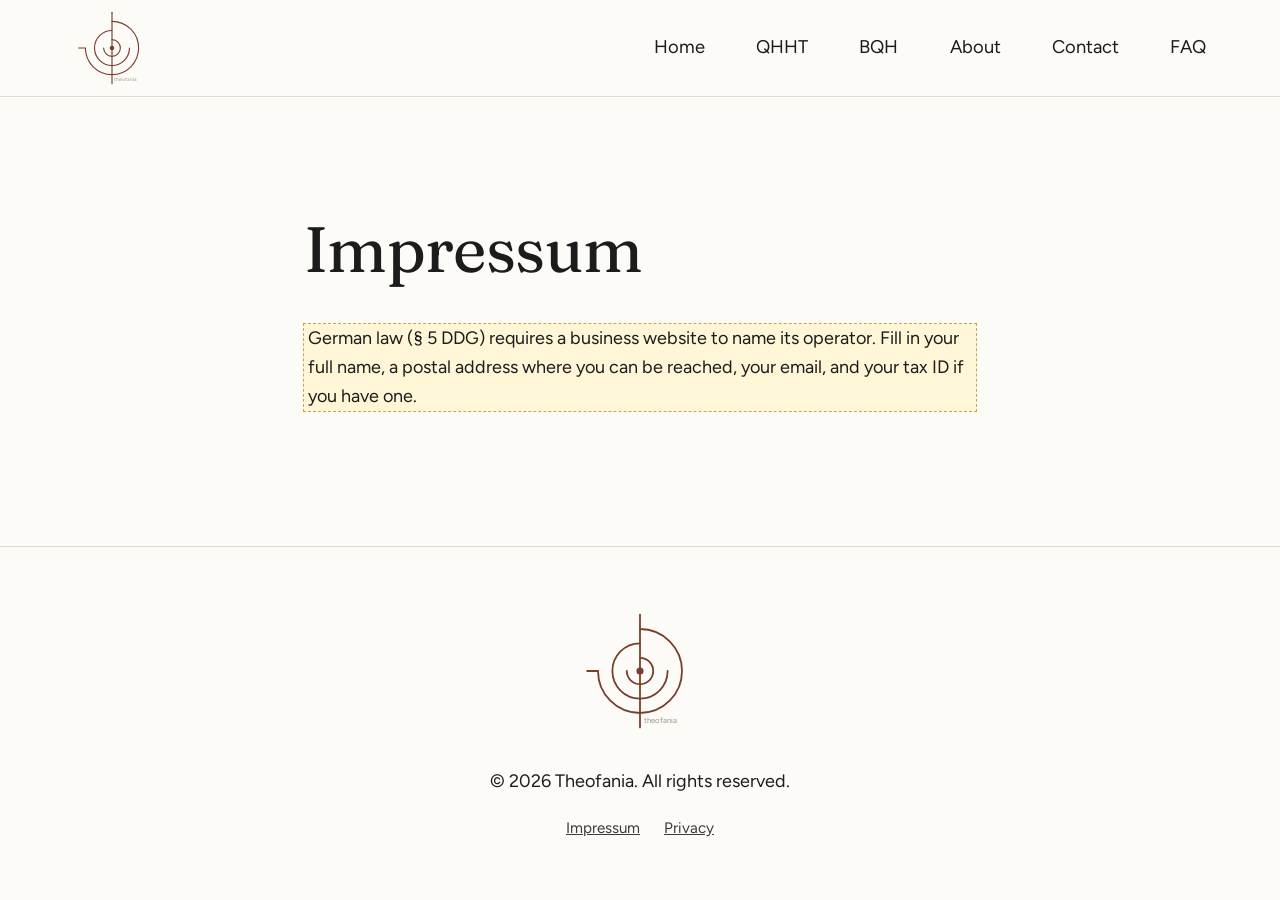
<file: impressum.html>
<!doctype html>
<html lang="en">
<head>
  <meta charset="utf-8">
  <meta name="viewport" content="width=device-width, initial-scale=1">
  <title>Impressum · Theofania</title>
  <meta name="description" content="Impressum">
  <link rel="icon" href="assets/img/favicon.svg" type="image/svg+xml">
  <link rel="stylesheet" href="assets/css/style.css">
</head>
<body>
  <a class="skip" href="#main">Skip to content</a>
  <header class="site-header">
    <div class="wrap">
      <a class="brand" href="index.html" aria-label="Theofania home">
        <svg viewBox="0 0 200 200" role="img" aria-label="Theofania" fill="none" stroke="#7a3f2c" stroke-width="3" stroke-linecap="round">
  <line x1="100" y1="6" x2="100" y2="194"/>
  <path d="M100 30 A70 70 0 1 1 30 100 L12 100"/>
  <path d="M100 54 A46 46 0 1 0 146 100"/>
  <path d="M100 78 A22 22 0 1 1 78 100"/>
  <circle cx="100" cy="100" r="6" fill="#7a3f2c" stroke="none"/>
  <text x="106" y="186" fill="#9a958c" stroke="none" font-family="Figtree, sans-serif" font-size="13">theofania</text>
</svg>
      </a>
      <button class="nav-toggle" aria-expanded="false" aria-controls="site-nav" aria-label="Menu"><span></span><span></span><span></span></button>
      <nav class="nav" id="site-nav" aria-label="Main">
        <ul>
        <li><a href="index.html">Home</a></li>
        <li><a href="qhht.html">QHHT</a></li>
        <li><a href="bqh.html">BQH</a></li>
        <li><a href="about.html">About</a></li>
        <li><a href="contact.html">Contact</a></li>
        <li><a href="faq.html">FAQ</a></li>
        </ul>
      </nav>
    </div>
  </header>

  <main id="main">
    <section class="section">
      <div class="wrap prose">
        <h1>Impressum</h1>
        <p class="todo">German law (§ 5 DDG) requires a business website to name its operator. Fill in your full name, a postal address where you can be reached, your email, and your tax ID if you have one.</p>
      </div>
    </section>

  </main>

  <footer class="site-footer">
    <div class="wrap">
      <svg viewBox="0 0 200 200" role="img" aria-label="Theofania" fill="none" stroke="#7a3f2c" stroke-width="3" stroke-linecap="round">
  <line x1="100" y1="6" x2="100" y2="194"/>
  <path d="M100 30 A70 70 0 1 1 30 100 L12 100"/>
  <path d="M100 54 A46 46 0 1 0 146 100"/>
  <path d="M100 78 A22 22 0 1 1 78 100"/>
  <circle cx="100" cy="100" r="6" fill="#7a3f2c" stroke="none"/>
  <text x="106" y="186" fill="#9a958c" stroke="none" font-family="Figtree, sans-serif" font-size="13">theofania</text>
</svg>
      <p>&copy; 2026 Theofania. All rights reserved.</p>
      <nav aria-label="Legal"><a href="impressum.html">Impressum</a> <a href="privacy.html">Privacy</a></nav>
    </div>
  </footer>

  <script>
    var t = document.querySelector('.nav-toggle'), n = document.getElementById('site-nav');
    t.addEventListener('click', function () {
      var open = n.classList.toggle('open');
      t.setAttribute('aria-expanded', open);
    });
  </script>
</body>
</html>
</file>
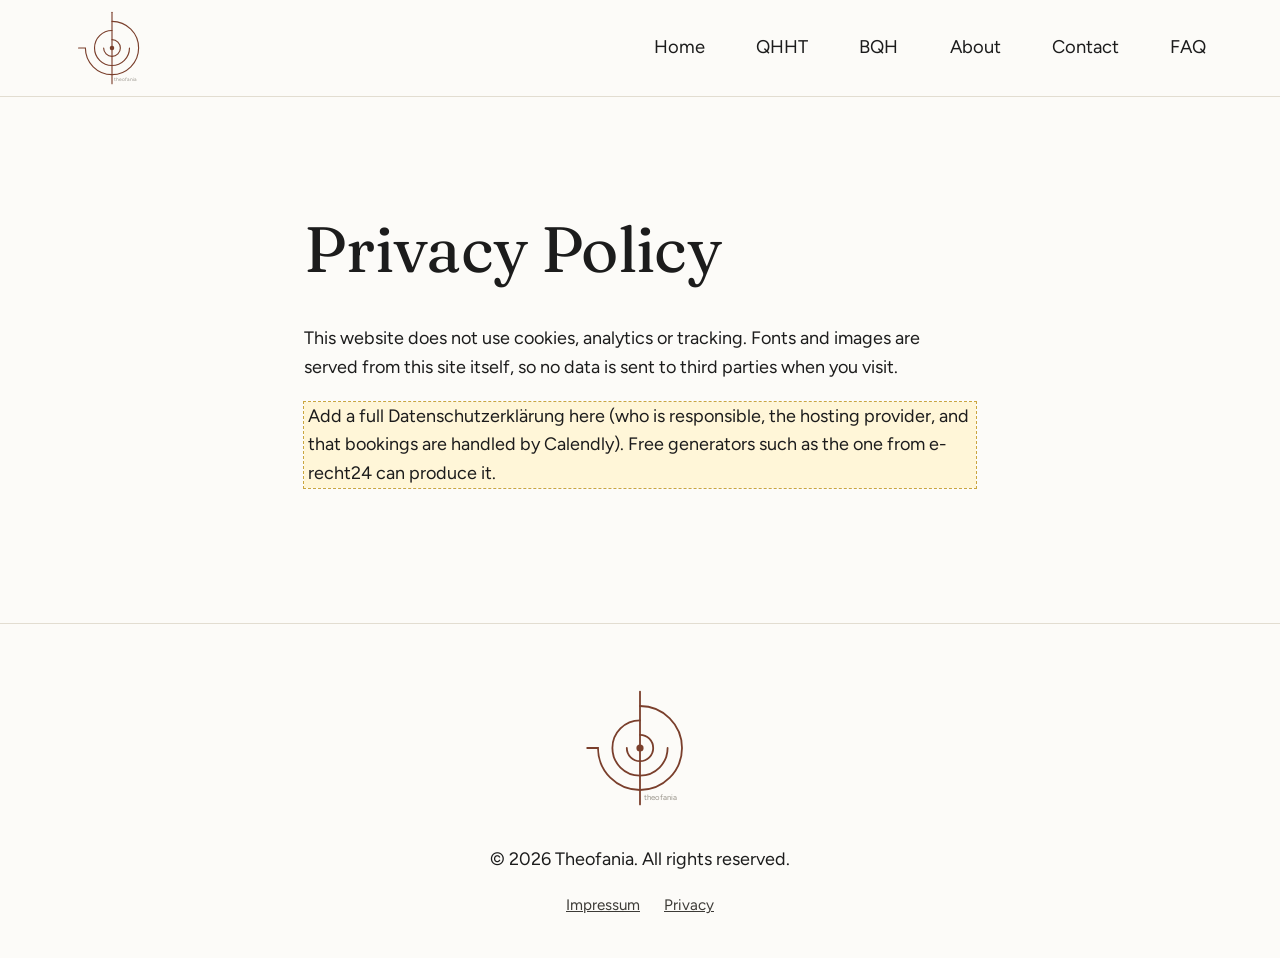
<file: privacy.html>
<!doctype html>
<html lang="en">
<head>
  <meta charset="utf-8">
  <meta name="viewport" content="width=device-width, initial-scale=1">
  <title>Privacy · Theofania</title>
  <meta name="description" content="Privacy policy">
  <link rel="icon" href="assets/img/favicon.svg" type="image/svg+xml">
  <link rel="stylesheet" href="assets/css/style.css">
</head>
<body>
  <a class="skip" href="#main">Skip to content</a>
  <header class="site-header">
    <div class="wrap">
      <a class="brand" href="index.html" aria-label="Theofania home">
        <svg viewBox="0 0 200 200" role="img" aria-label="Theofania" fill="none" stroke="#7a3f2c" stroke-width="3" stroke-linecap="round">
  <line x1="100" y1="6" x2="100" y2="194"/>
  <path d="M100 30 A70 70 0 1 1 30 100 L12 100"/>
  <path d="M100 54 A46 46 0 1 0 146 100"/>
  <path d="M100 78 A22 22 0 1 1 78 100"/>
  <circle cx="100" cy="100" r="6" fill="#7a3f2c" stroke="none"/>
  <text x="106" y="186" fill="#9a958c" stroke="none" font-family="Figtree, sans-serif" font-size="13">theofania</text>
</svg>
      </a>
      <button class="nav-toggle" aria-expanded="false" aria-controls="site-nav" aria-label="Menu"><span></span><span></span><span></span></button>
      <nav class="nav" id="site-nav" aria-label="Main">
        <ul>
        <li><a href="index.html">Home</a></li>
        <li><a href="qhht.html">QHHT</a></li>
        <li><a href="bqh.html">BQH</a></li>
        <li><a href="about.html">About</a></li>
        <li><a href="contact.html">Contact</a></li>
        <li><a href="faq.html">FAQ</a></li>
        </ul>
      </nav>
    </div>
  </header>

  <main id="main">
    <section class="section">
      <div class="wrap prose">
        <h1>Privacy Policy</h1>
        <p>This website does not use cookies, analytics or tracking. Fonts and images are served from this site itself, so no data is sent to third parties when you visit.</p>
        <p class="todo">Add a full Datenschutzerkl&auml;rung here (who is responsible, the hosting provider, and that bookings are handled by Calendly). Free generators such as the one from e-recht24 can produce it.</p>
      </div>
    </section>

  </main>

  <footer class="site-footer">
    <div class="wrap">
      <svg viewBox="0 0 200 200" role="img" aria-label="Theofania" fill="none" stroke="#7a3f2c" stroke-width="3" stroke-linecap="round">
  <line x1="100" y1="6" x2="100" y2="194"/>
  <path d="M100 30 A70 70 0 1 1 30 100 L12 100"/>
  <path d="M100 54 A46 46 0 1 0 146 100"/>
  <path d="M100 78 A22 22 0 1 1 78 100"/>
  <circle cx="100" cy="100" r="6" fill="#7a3f2c" stroke="none"/>
  <text x="106" y="186" fill="#9a958c" stroke="none" font-family="Figtree, sans-serif" font-size="13">theofania</text>
</svg>
      <p>&copy; 2026 Theofania. All rights reserved.</p>
      <nav aria-label="Legal"><a href="impressum.html">Impressum</a> <a href="privacy.html">Privacy</a></nav>
    </div>
  </footer>

  <script>
    var t = document.querySelector('.nav-toggle'), n = document.getElementById('site-nav');
    t.addEventListener('click', function () {
      var open = n.classList.toggle('open');
      t.setAttribute('aria-expanded', open);
    });
  </script>
</body>
</html>
</file>
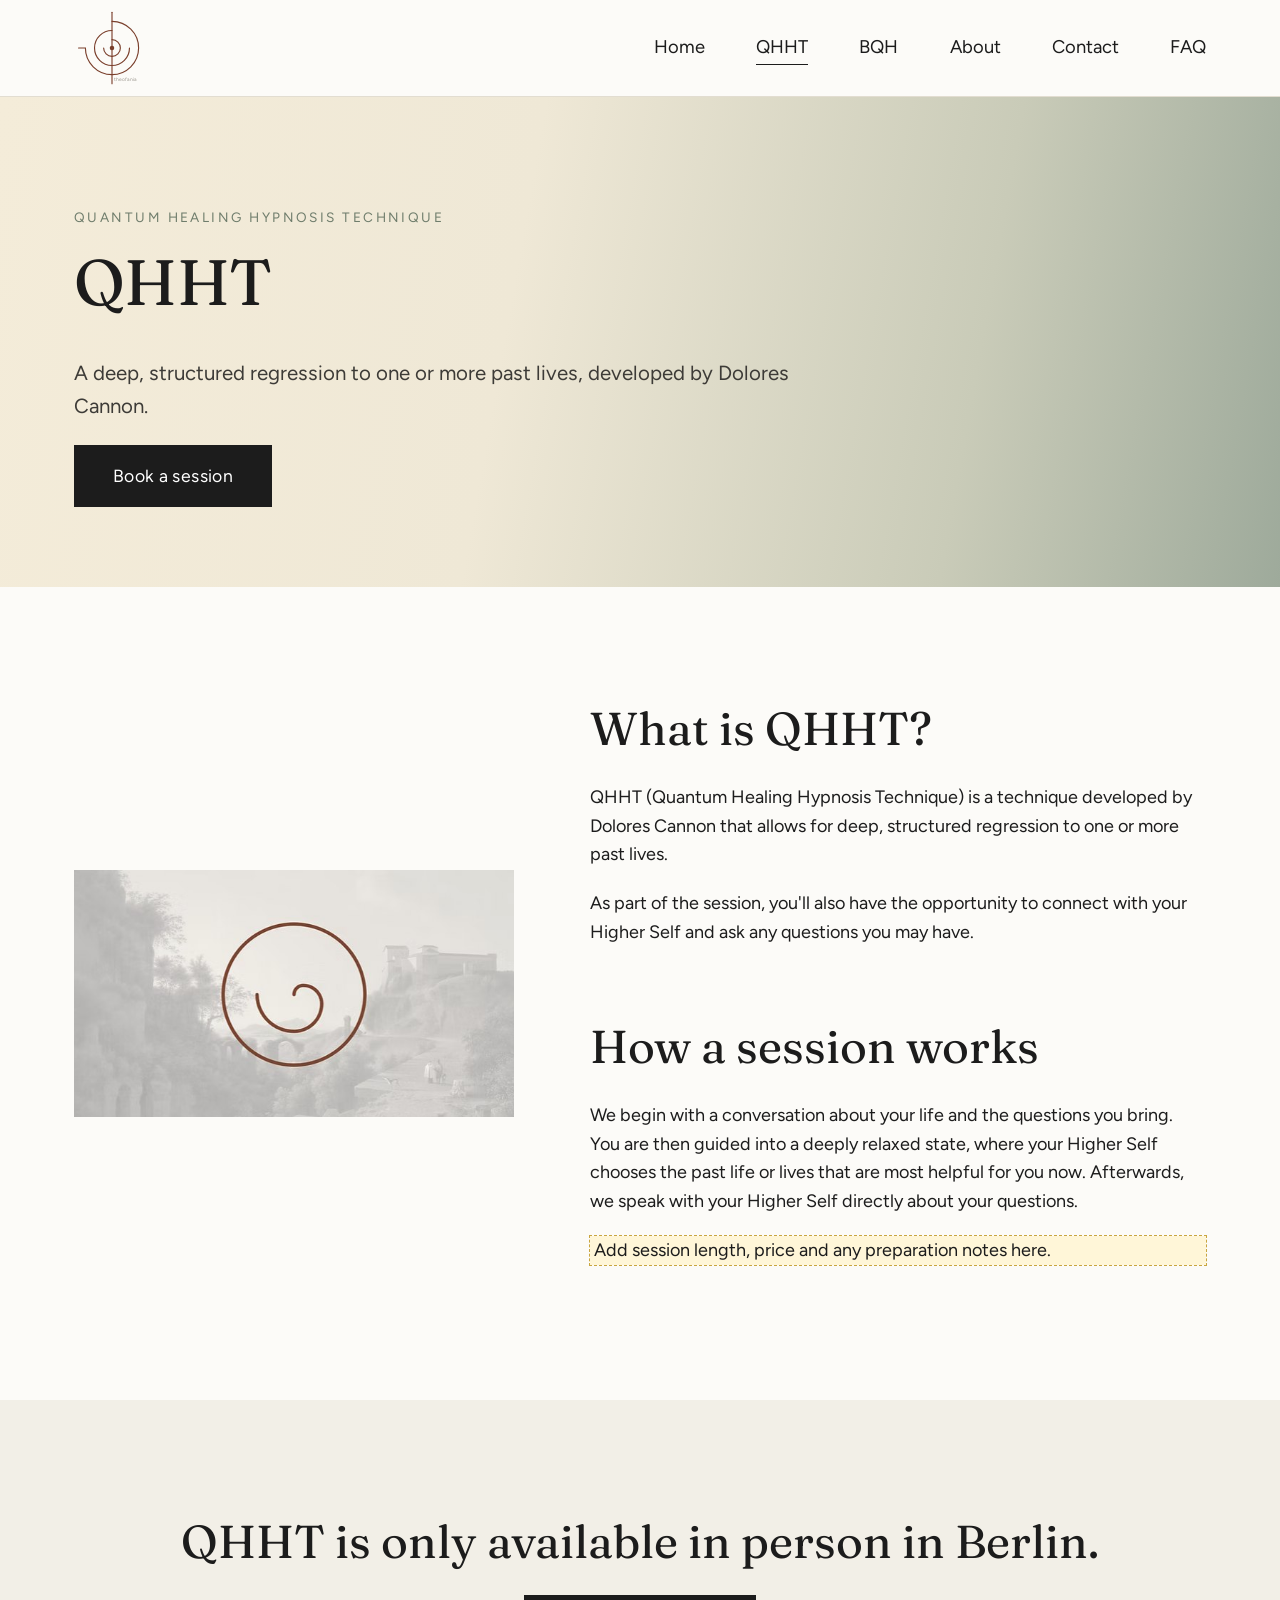
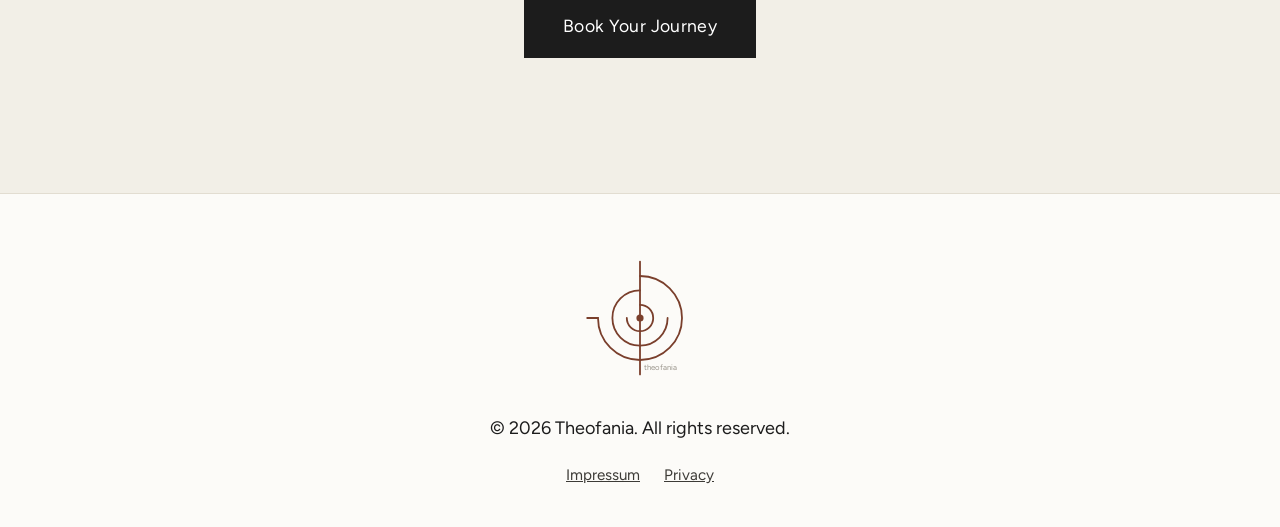
<file: qhht.html>
<!doctype html>
<html lang="en">
<head>
  <meta charset="utf-8">
  <meta name="viewport" content="width=device-width, initial-scale=1">
  <title>QHHT · Theofania</title>
  <meta name="description" content="A deep, structured regression to one or more past lives, developed by Dolores Cannon.">
  <link rel="icon" href="assets/img/favicon.svg" type="image/svg+xml">
  <link rel="stylesheet" href="assets/css/style.css">
</head>
<body>
  <a class="skip" href="#main">Skip to content</a>
  <header class="site-header">
    <div class="wrap">
      <a class="brand" href="index.html" aria-label="Theofania home">
        <svg viewBox="0 0 200 200" role="img" aria-label="Theofania" fill="none" stroke="#7a3f2c" stroke-width="3" stroke-linecap="round">
  <line x1="100" y1="6" x2="100" y2="194"/>
  <path d="M100 30 A70 70 0 1 1 30 100 L12 100"/>
  <path d="M100 54 A46 46 0 1 0 146 100"/>
  <path d="M100 78 A22 22 0 1 1 78 100"/>
  <circle cx="100" cy="100" r="6" fill="#7a3f2c" stroke="none"/>
  <text x="106" y="186" fill="#9a958c" stroke="none" font-family="Figtree, sans-serif" font-size="13">theofania</text>
</svg>
      </a>
      <button class="nav-toggle" aria-expanded="false" aria-controls="site-nav" aria-label="Menu"><span></span><span></span><span></span></button>
      <nav class="nav" id="site-nav" aria-label="Main">
        <ul>
        <li><a href="index.html">Home</a></li>
        <li><a href="qhht.html" aria-current="page">QHHT</a></li>
        <li><a href="bqh.html">BQH</a></li>
        <li><a href="about.html">About</a></li>
        <li><a href="contact.html">Contact</a></li>
        <li><a href="faq.html">FAQ</a></li>
        </ul>
      </nav>
    </div>
  </header>

  <main id="main">
    <section class="page-hero">
      <div class="wrap">
        <span class="eyebrow">Quantum Healing Hypnosis Technique</span>
        <h1>QHHT</h1>
        <p class="lead">A deep, structured regression to one or more past lives, developed by Dolores Cannon.</p>
        <a class="btn" href="https://calendly.com/your-calendly-name" target="_blank" rel="noopener">Book a session</a>
      </div>
    </section>

    <section class="section">
      <div class="wrap split">
        <img src="assets/img/qhht.jpg" alt="" width="620" height="349">
        <div class="prose">
          <h2>What is QHHT?</h2>
          <p>QHHT (Quantum Healing Hypnosis Technique) is a technique developed by Dolores Cannon that allows for deep, structured regression to one or more past lives.</p>
          <p>As part of the session, you'll also have the opportunity to connect with your Higher Self and ask any questions you may have.</p>
          <h2>How a session works</h2>
          <p>We begin with a conversation about your life and the questions you bring. You are then guided into a deeply relaxed state, where your Higher Self chooses the past life or lives that are most helpful for you now. Afterwards, we speak with your Higher Self directly about your questions.</p>
          <p class="todo">Add session length, price and any preparation notes here.</p>
        </div>
      </div>
    </section>

    <section class="section section-linen center">
      <div class="wrap">
        <h2>QHHT is only available in person in Berlin.</h2>
        <p><a class="btn" href="https://calendly.com/your-calendly-name" target="_blank" rel="noopener">Book Your Journey</a></p>
      </div>
    </section>

  </main>

  <footer class="site-footer">
    <div class="wrap">
      <svg viewBox="0 0 200 200" role="img" aria-label="Theofania" fill="none" stroke="#7a3f2c" stroke-width="3" stroke-linecap="round">
  <line x1="100" y1="6" x2="100" y2="194"/>
  <path d="M100 30 A70 70 0 1 1 30 100 L12 100"/>
  <path d="M100 54 A46 46 0 1 0 146 100"/>
  <path d="M100 78 A22 22 0 1 1 78 100"/>
  <circle cx="100" cy="100" r="6" fill="#7a3f2c" stroke="none"/>
  <text x="106" y="186" fill="#9a958c" stroke="none" font-family="Figtree, sans-serif" font-size="13">theofania</text>
</svg>
      <p>&copy; 2026 Theofania. All rights reserved.</p>
      <nav aria-label="Legal"><a href="impressum.html">Impressum</a> <a href="privacy.html">Privacy</a></nav>
    </div>
  </footer>

  <script>
    var t = document.querySelector('.nav-toggle'), n = document.getElementById('site-nav');
    t.addEventListener('click', function () {
      var open = n.classList.toggle('open');
      t.setAttribute('aria-expanded', open);
    });
  </script>
</body>
</html>
</file>
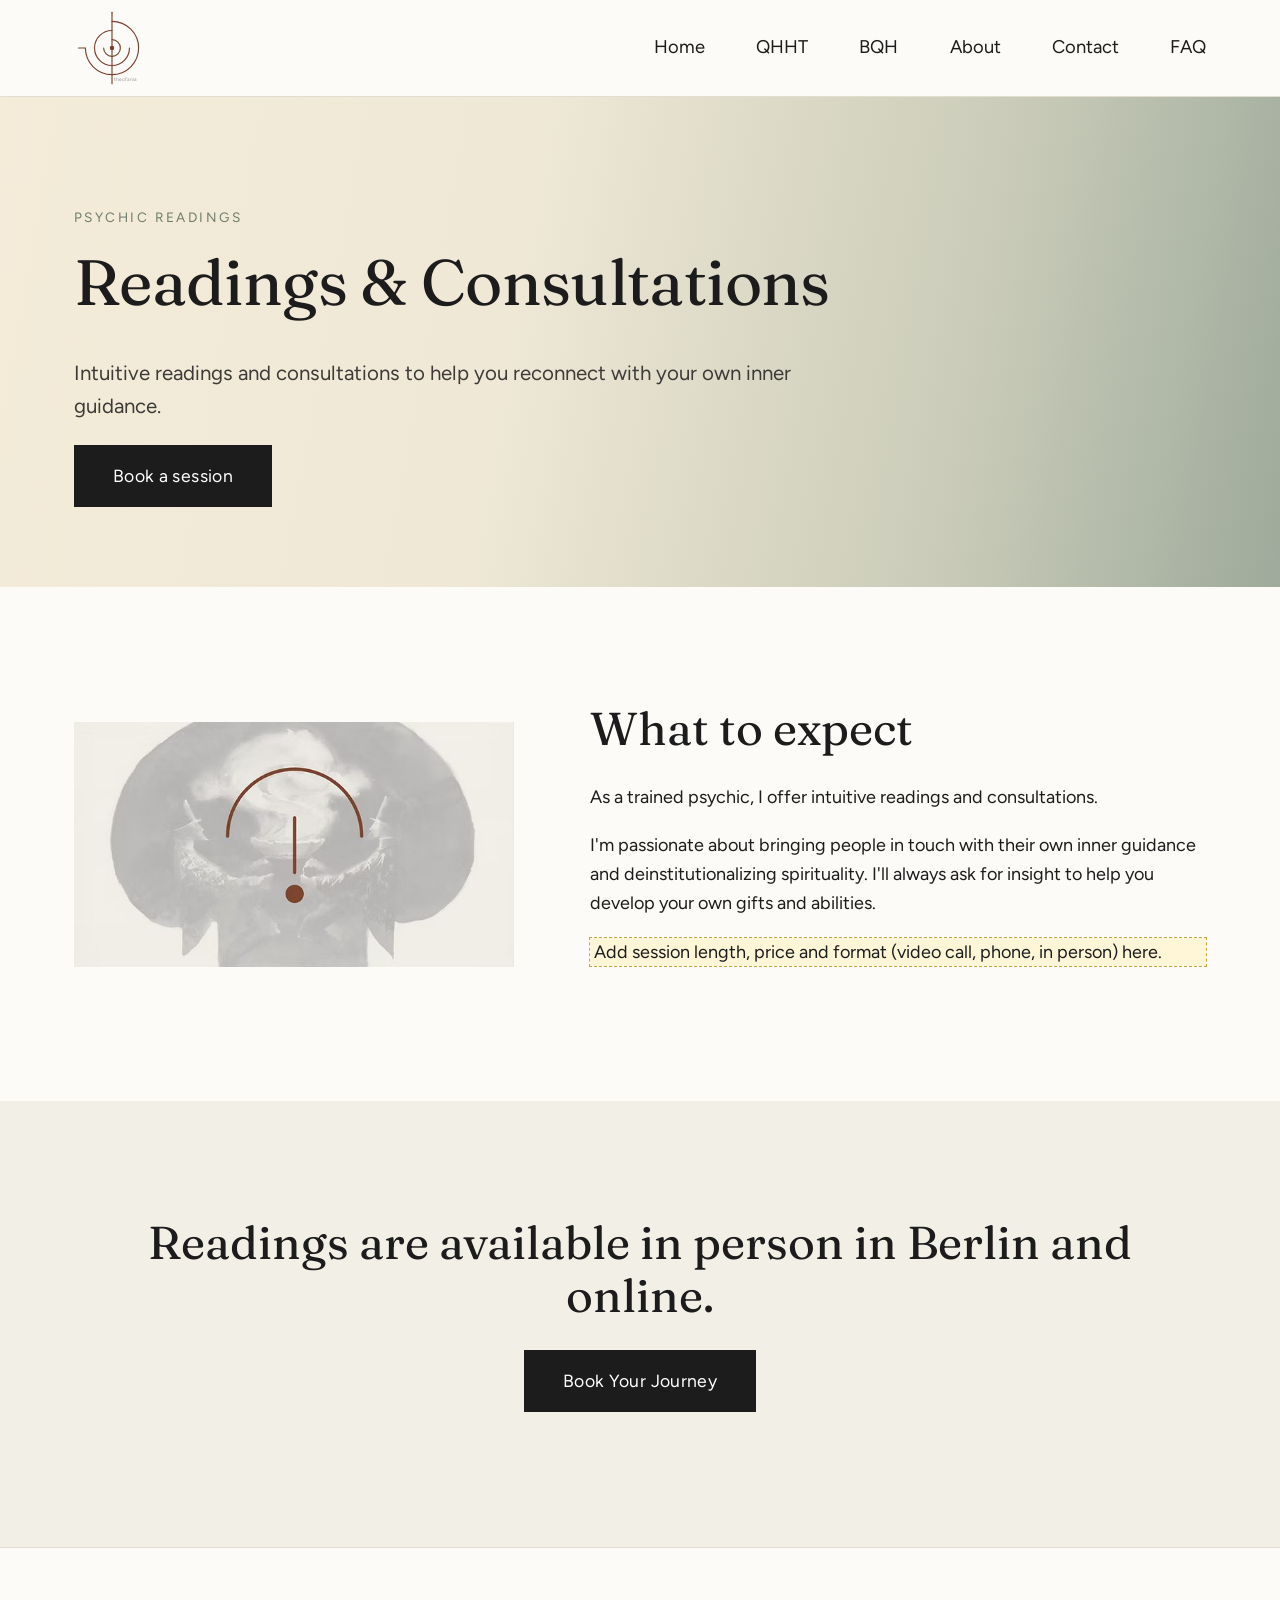
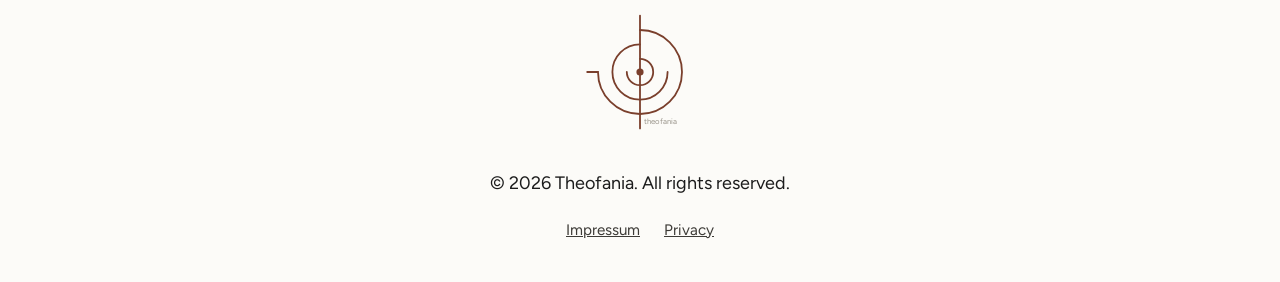
<file: readings.html>
<!doctype html>
<html lang="en">
<head>
  <meta charset="utf-8">
  <meta name="viewport" content="width=device-width, initial-scale=1">
  <title>Readings &amp; Consultations · Theofania</title>
  <meta name="description" content="Intuitive readings and consultations to help you reconnect with your own inner guidance.">
  <link rel="icon" href="assets/img/favicon.svg" type="image/svg+xml">
  <link rel="stylesheet" href="assets/css/style.css">
</head>
<body>
  <a class="skip" href="#main">Skip to content</a>
  <header class="site-header">
    <div class="wrap">
      <a class="brand" href="index.html" aria-label="Theofania home">
        <svg viewBox="0 0 200 200" role="img" aria-label="Theofania" fill="none" stroke="#7a3f2c" stroke-width="3" stroke-linecap="round">
  <line x1="100" y1="6" x2="100" y2="194"/>
  <path d="M100 30 A70 70 0 1 1 30 100 L12 100"/>
  <path d="M100 54 A46 46 0 1 0 146 100"/>
  <path d="M100 78 A22 22 0 1 1 78 100"/>
  <circle cx="100" cy="100" r="6" fill="#7a3f2c" stroke="none"/>
  <text x="106" y="186" fill="#9a958c" stroke="none" font-family="Figtree, sans-serif" font-size="13">theofania</text>
</svg>
      </a>
      <button class="nav-toggle" aria-expanded="false" aria-controls="site-nav" aria-label="Menu"><span></span><span></span><span></span></button>
      <nav class="nav" id="site-nav" aria-label="Main">
        <ul>
        <li><a href="index.html">Home</a></li>
        <li><a href="qhht.html">QHHT</a></li>
        <li><a href="bqh.html">BQH</a></li>
        <li><a href="about.html">About</a></li>
        <li><a href="contact.html">Contact</a></li>
        <li><a href="faq.html">FAQ</a></li>
        </ul>
      </nav>
    </div>
  </header>

  <main id="main">
    <section class="page-hero">
      <div class="wrap">
        <span class="eyebrow">Psychic readings</span>
        <h1>Readings &amp; Consultations</h1>
        <p class="lead">Intuitive readings and consultations to help you reconnect with your own inner guidance.</p>
        <a class="btn" href="https://calendly.com/your-calendly-name" target="_blank" rel="noopener">Book a session</a>
      </div>
    </section>

    <section class="section">
      <div class="wrap split">
        <img src="assets/img/readings.jpg" alt="" width="620" height="349">
        <div class="prose">
          <h2>What to expect</h2>
          <p>As a trained psychic, I offer intuitive readings and consultations.</p>
          <p>I'm passionate about bringing people in touch with their own inner guidance and deinstitutionalizing spirituality. I'll always ask for insight to help you develop your own gifts and abilities.</p>
          <p class="todo">Add session length, price and format (video call, phone, in person) here.</p>
        </div>
      </div>
    </section>

    <section class="section section-linen center">
      <div class="wrap">
        <h2>Readings are available in person in Berlin and online.</h2>
        <p><a class="btn" href="https://calendly.com/your-calendly-name" target="_blank" rel="noopener">Book Your Journey</a></p>
      </div>
    </section>

  </main>

  <footer class="site-footer">
    <div class="wrap">
      <svg viewBox="0 0 200 200" role="img" aria-label="Theofania" fill="none" stroke="#7a3f2c" stroke-width="3" stroke-linecap="round">
  <line x1="100" y1="6" x2="100" y2="194"/>
  <path d="M100 30 A70 70 0 1 1 30 100 L12 100"/>
  <path d="M100 54 A46 46 0 1 0 146 100"/>
  <path d="M100 78 A22 22 0 1 1 78 100"/>
  <circle cx="100" cy="100" r="6" fill="#7a3f2c" stroke="none"/>
  <text x="106" y="186" fill="#9a958c" stroke="none" font-family="Figtree, sans-serif" font-size="13">theofania</text>
</svg>
      <p>&copy; 2026 Theofania. All rights reserved.</p>
      <nav aria-label="Legal"><a href="impressum.html">Impressum</a> <a href="privacy.html">Privacy</a></nav>
    </div>
  </footer>

  <script>
    var t = document.querySelector('.nav-toggle'), n = document.getElementById('site-nav');
    t.addEventListener('click', function () {
      var open = n.classList.toggle('open');
      t.setAttribute('aria-expanded', open);
    });
  </script>
</body>
</html>
</file>
<file: assets/css/style.css>
/* Theofania — shared styles */

@font-face {
  font-family: "Fraunces";
  src: url("../fonts/fraunces-latin-wght-normal.woff2") format("woff2");
  font-weight: 300 700;
  font-style: normal;
  font-display: swap;
}
@font-face {
  font-family: "Fraunces";
  src: url("../fonts/fraunces-latin-wght-italic.woff2") format("woff2");
  font-weight: 300 700;
  font-style: italic;
  font-display: swap;
}
@font-face {
  font-family: "Figtree";
  src: url("../fonts/figtree-latin-400-normal.woff2") format("woff2");
  font-weight: 400;
  font-display: swap;
}
@font-face {
  font-family: "Figtree";
  src: url("../fonts/figtree-latin-500-normal.woff2") format("woff2");
  font-weight: 500;
  font-display: swap;
}
@font-face {
  font-family: "Figtree";
  src: url("../fonts/figtree-latin-600-normal.woff2") format("woff2");
  font-weight: 600;
  font-display: swap;
}

:root {
  --paper: #fcfbf8;
  --linen: #f2efe7;
  --card: #fdfcf9;
  --cream: #efe8d6;
  --sage: #9eaa9b;
  --sage-deep: #6f7d6c;
  --ink: #1c1c1c;
  --ink-soft: #3d3b37;
  --brown: #7a3f2c;
  --line: #e2ddd1;
  --serif: "Fraunces", Georgia, "Times New Roman", serif;
  --sans: "Figtree", system-ui, -apple-system, "Segoe UI", sans-serif;
  --wrap: 1180px;
}

*, *::before, *::after { box-sizing: border-box; }

html { scroll-behavior: smooth; }

body {
  margin: 0;
  background: var(--paper);
  color: var(--ink);
  font-family: var(--sans);
  font-size: 1.125rem;
  line-height: 1.6;
  -webkit-font-smoothing: antialiased;
}

img { max-width: 100%; height: auto; display: block; }

a { color: inherit; }

h1, h2, h3 {
  font-family: var(--serif);
  font-weight: 400;
  line-height: 1.15;
  margin: 0 0 0.6em;
  font-variation-settings: "opsz" 72;
}
h1 { font-size: clamp(2.3rem, 5vw, 4.2rem); letter-spacing: -0.01em; }
h2 { font-size: clamp(1.9rem, 3.6vw, 3.2rem); }
h3 { font-size: clamp(1.35rem, 2vw, 1.75rem); }

p { margin: 0 0 1.1em; }

.wrap { max-width: var(--wrap); margin: 0 auto; padding: 0 24px; }

.skip {
  position: absolute; left: -9999px; top: 0;
  background: var(--ink); color: #fff; padding: 8px 14px; z-index: 100;
}
.skip:focus { left: 8px; top: 8px; }

/* ---------- Header ---------- */

.site-header {
  background: var(--paper);
  border-bottom: 1px solid var(--line);
  position: sticky; top: 0; z-index: 50;
}
.site-header .wrap {
  display: flex; align-items: center; justify-content: space-between;
  min-height: 96px; gap: 24px;
}
.brand { display: inline-flex; align-items: center; text-decoration: none; }
.brand svg { width: 76px; height: 76px; }

.nav ul {
  list-style: none; margin: 0; padding: 0;
  display: flex; gap: clamp(20px, 4vw, 56px);
}
.nav a {
  text-decoration: none; font-size: 1.15rem;
  padding: 6px 0; border-bottom: 1px solid transparent;
}
.nav a:hover, .nav a[aria-current="page"] { border-bottom-color: var(--ink); }

.nav-toggle {
  display: none; background: none; border: 0; padding: 10px; cursor: pointer;
  color: var(--ink);
}
.nav-toggle span { display: block; width: 24px; height: 1.5px; background: currentColor; margin: 6px 0; }

@media (max-width: 820px) {
  .nav-toggle { display: block; }
  .nav { position: absolute; left: 0; right: 0; top: 100%; background: var(--paper);
         border-bottom: 1px solid var(--line); display: none; }
  .nav.open { display: block; }
  .nav ul { flex-direction: column; gap: 0; padding: 8px 24px 20px; }
  .nav a { display: block; padding: 12px 0; border-bottom: 1px solid var(--line); }
  .nav a[aria-current="page"] { border-bottom-color: var(--line); font-weight: 600; }
}

/* ---------- Buttons ---------- */

.btn {
  display: inline-block; background: var(--ink); color: #fff;
  text-decoration: none; font-size: 1.1rem; letter-spacing: 0.02em;
  padding: 16px 38px; border: 1px solid var(--ink);
  transition: background .2s, color .2s;
}
.btn:hover { background: transparent; color: var(--ink); }
.btn-ghost { background: transparent; color: var(--ink); }
.btn-ghost:hover { background: var(--ink); color: #fff; }

/* ---------- Hero ---------- */

.hero {
  background: linear-gradient(100deg, #f4ecd9 0%, var(--cream) 35%, #c9cbb8 65%, var(--sage) 100%);
  min-height: clamp(520px, 78vh, 820px);
  display: flex; align-items: flex-end;
  padding: 120px 0 90px;
}
.hero .wrap { width: 100%; }
.hero-text { max-width: 760px; }
.hero h1 { margin-bottom: 0.7em; }
.hero p { font-size: clamp(1.15rem, 1.8vw, 1.5rem); line-height: 1.5; color: var(--ink-soft); }
.hero .btn { margin-top: 1rem; }

.page-hero {
  background: linear-gradient(100deg, #f4ecd9 0%, var(--cream) 40%, #c9cbb8 75%, var(--sage) 100%);
  padding: 110px 0 80px;
}
.page-hero p.lead { font-size: clamp(1.15rem, 1.6vw, 1.35rem); max-width: 720px; color: var(--ink-soft); }
.eyebrow {
  font-size: 0.85rem; letter-spacing: 0.18em; text-transform: uppercase;
  color: var(--sage-deep); margin-bottom: 1rem; display: block;
}

/* ---------- Sections ---------- */

.section { padding: clamp(70px, 9vw, 130px) 0; }
.section-linen { background: var(--linen); }

.split {
  display: grid; grid-template-columns: 1fr 1.4fr; gap: clamp(32px, 6vw, 96px);
  align-items: center;
}
@media (max-width: 820px) { .split { grid-template-columns: 1fr; } }

.prose { max-width: 720px; }
.prose h2 { margin-top: 1.6em; }
.prose h2:first-child { margin-top: 0; }
.prose ul { padding-left: 1.2em; margin: 0 0 1.2em; }
.prose li { margin-bottom: 0.4em; }

.center { text-align: center; }

/* ---------- Service cards ---------- */

.cards {
  display: grid; grid-template-columns: repeat(3, 1fr); gap: 40px;
}
@media (max-width: 980px) { .cards { grid-template-columns: 1fr; max-width: 620px; margin: 0 auto; } }

.card {
  background: #fff; padding: 32px 38px 44px;
  display: flex; flex-direction: column;
}
.card img { aspect-ratio: 16 / 9; object-fit: cover; width: 100%; margin-bottom: 36px; }
.card h3 { font-size: 2rem; }
.card .body { flex: 1; }
.card .btn { align-self: flex-start; margin-top: 12px; }

/* ---------- Testimonials ---------- */

.quotes {
  display: grid; grid-template-columns: repeat(3, 1fr); gap: 40px; margin: 56px 0 72px;
}
@media (max-width: 980px) { .quotes { grid-template-columns: 1fr; max-width: 620px; margin-left: auto; margin-right: auto; } }

.quote {
  background: var(--card); border-radius: 28px; padding: 52px 44px;
  text-align: center; margin: 0;
}
.quote blockquote {
  margin: 0 0 1.6em; font-family: var(--serif); font-style: italic;
  font-size: 1.35rem; line-height: 1.35;
}
.quote figcaption { letter-spacing: 0.12em; text-transform: uppercase; font-size: 0.95rem; }

/* ---------- FAQ ---------- */

.moon { width: 110px; margin: 0 auto 48px; }

.faq-grid {
  display: grid; grid-template-columns: 1fr 1fr; gap: 48px 80px; margin-top: 64px; text-align: left;
}
@media (max-width: 820px) { .faq-grid { grid-template-columns: 1fr; } }
.faq-grid h3 { font-size: 1.6rem; }

details.faq {
  border-top: 1px solid var(--line); padding: 22px 0;
}
details.faq:last-of-type { border-bottom: 1px solid var(--line); }
details.faq summary {
  cursor: pointer; list-style: none; font-family: var(--serif); font-size: 1.45rem;
  display: flex; justify-content: space-between; gap: 24px;
}
details.faq summary::-webkit-details-marker { display: none; }
details.faq summary::after { content: "+"; font-family: var(--sans); font-weight: 300; }
details.faq[open] summary::after { content: "−"; }
details.faq p { margin-top: 14px; color: var(--ink-soft); }

/* ---------- Contact ---------- */

.contact-grid { display: grid; grid-template-columns: 1fr 1fr; gap: 64px; }
@media (max-width: 820px) { .contact-grid { grid-template-columns: 1fr; } }
.contact-list { list-style: none; padding: 0; margin: 0; }
.contact-list li { padding: 18px 0; border-top: 1px solid var(--line); }
.contact-list strong { display: block; font-weight: 600; font-size: 0.85rem; letter-spacing: 0.14em;
  text-transform: uppercase; color: var(--sage-deep); margin-bottom: 4px; }

/* ---------- Placeholder marker (remove once real content is in) ---------- */

.todo {
  background: #fff6d8; outline: 1px dashed #c9a640; padding: 0 4px;
}

/* ---------- Footer ---------- */

.site-footer { background: var(--paper); padding: 64px 0 40px; text-align: center; border-top: 1px solid var(--line); }
.site-footer svg { width: 120px; height: 120px; margin: 0 auto 28px; }
.site-footer nav { margin-top: 18px; font-size: 0.95rem; }
.site-footer nav a { margin: 0 10px; color: var(--ink-soft); }
</file>
